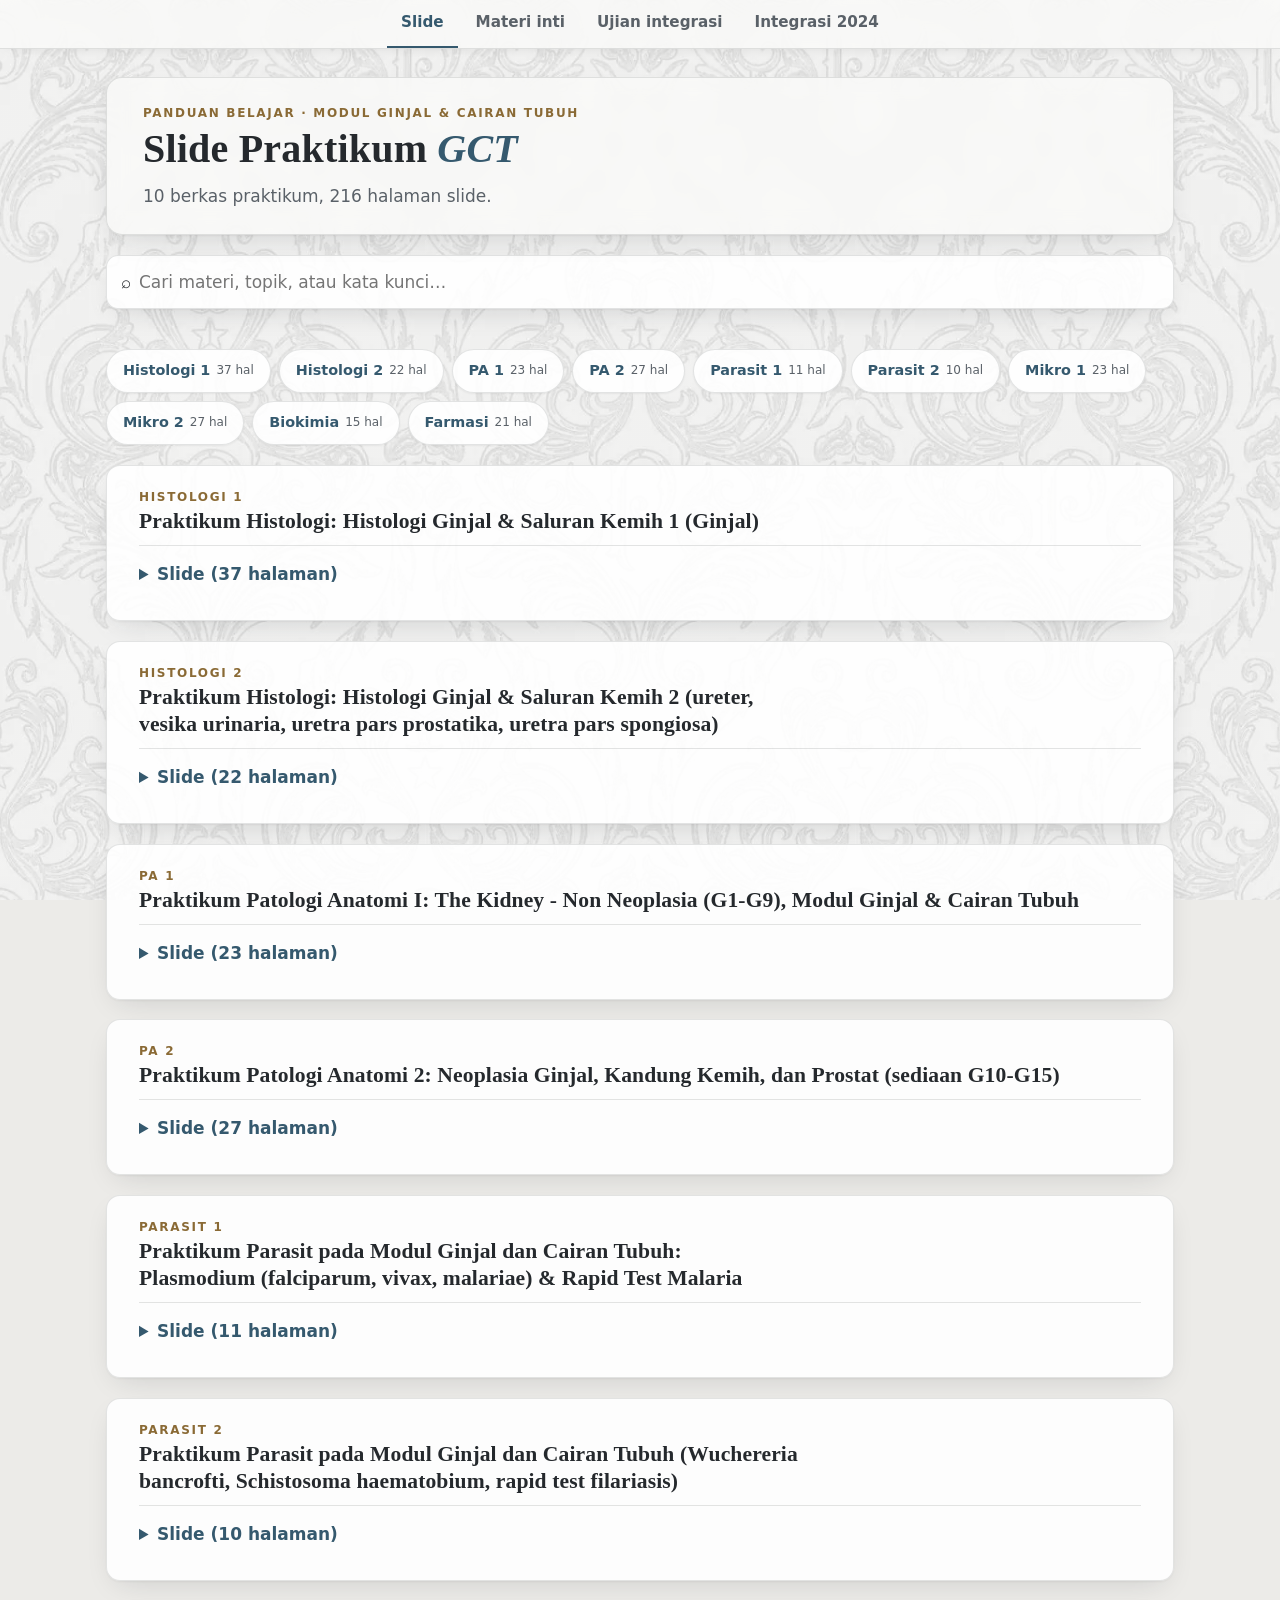
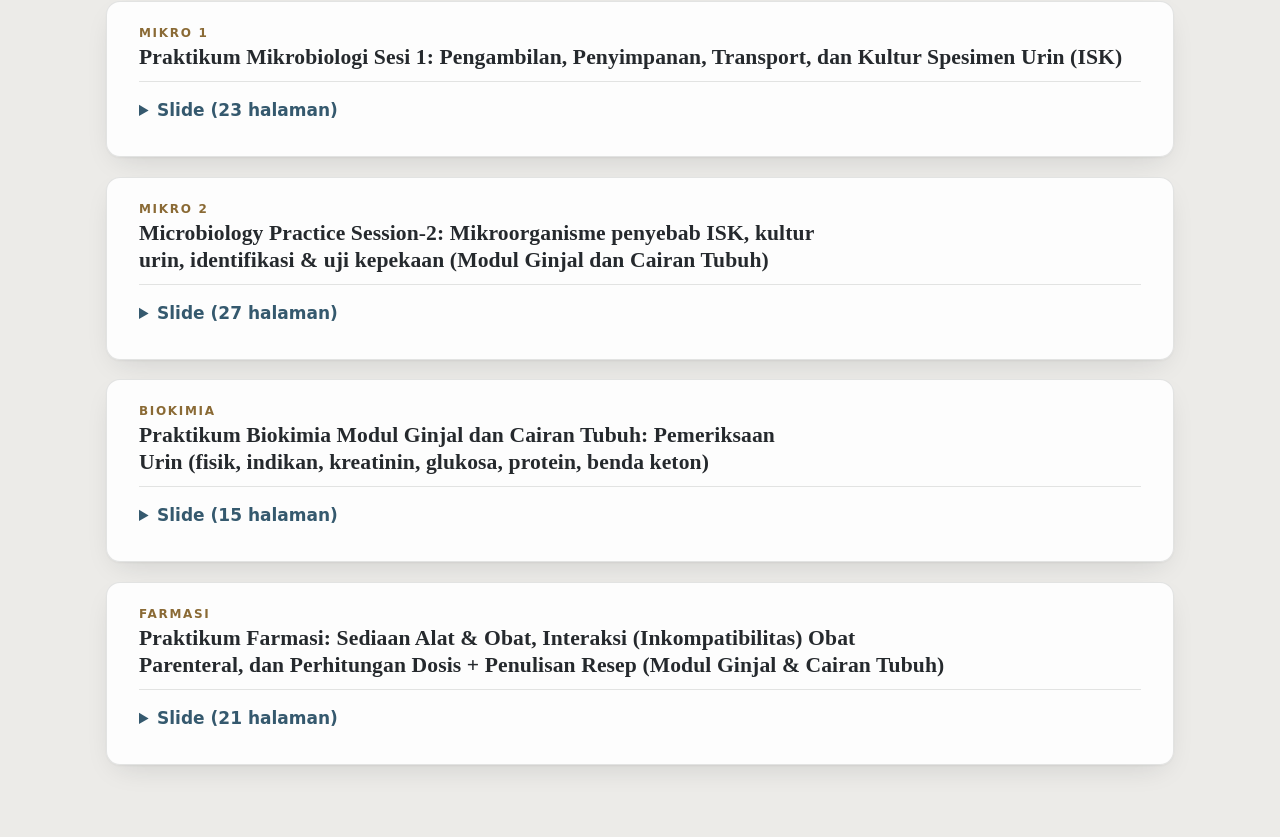
<file: index.html>
<!doctype html>
<html lang="id">
<head>
<meta charset="utf-8">
<meta name="viewport" content="width=device-width, initial-scale=1">
<meta name="theme-color" content="#1b1c1e" media="(prefers-color-scheme:dark)">
<meta name="theme-color" content="#ecebe8" media="(prefers-color-scheme:light)">
<meta name="description" content="Slide 10 praktikum Modul Ginjal dan Cairan Tubuh.">
<title>Slide Praktikum GCT — Ginjal &amp; Cairan Tubuh</title>
<link rel="stylesheet" href="style.css?v=8">
</head>
<body>
<a class="skip-link" href="#materi">Lewati ke materi</a>
<nav class="top" aria-label="Halaman"><a href="index.html" aria-current="page">Slide</a><a href="inti.html">Materi inti</a><a href="integrasi.html">Ujian integrasi</a><a href="integrasi-2024.html">Integrasi 2024</a></nav>
<main id="app" lang="id">
<header>
  <p class="eyebrow">Panduan belajar · Modul Ginjal &amp; Cairan Tubuh</p>
  <h1>Slide Praktikum <span>GCT</span></h1>
  <p class="lede" id="lede">Memuat rekap…</p>
</header>
<noscript><p class="pesan">Halaman ini membutuhkan JavaScript untuk menampilkan slide.</p></noscript>
</main>
<script src="data.js?v=7"></script>
<script src="app.js?v=8"></script>
<script src="enhance.js?v=2"></script>
<script src="offline.js"></script>
</body>
</html>
</file>
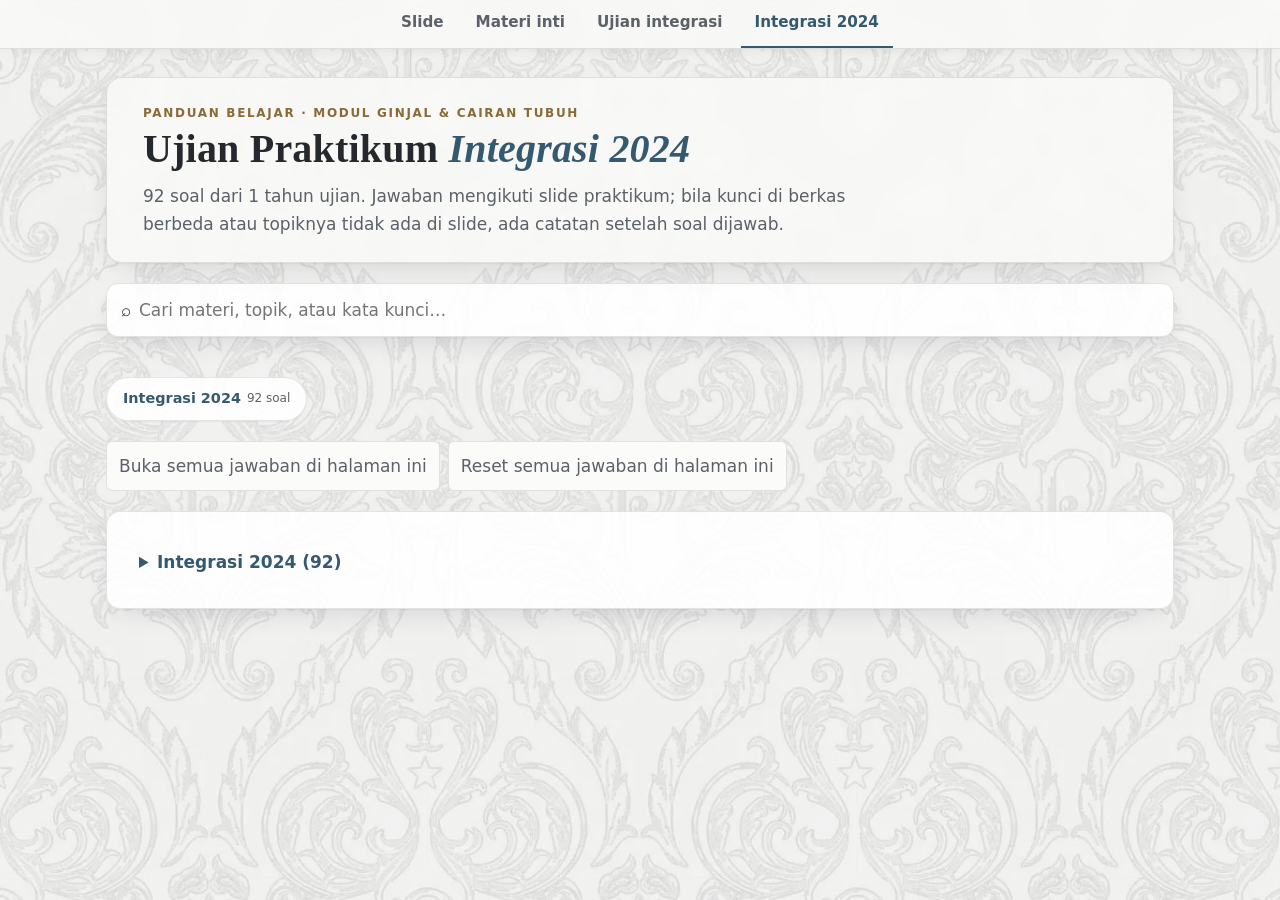
<file: integrasi-2024.html>
<!doctype html>
<html lang="id">
<head>
<meta charset="utf-8">
<meta name="viewport" content="width=device-width, initial-scale=1">
<meta name="theme-color" content="#1b1c1e" media="(prefers-color-scheme:dark)">
<meta name="theme-color" content="#ecebe8" media="(prefers-color-scheme:light)">
<meta name="description" content="Soal Ujian Praktikum Integrasi Modul Ginjal dan Cairan Tubuh 2024, interaktif.">
<title>Ujian Praktikum Integrasi 2024 GCT — Ginjal &amp; Cairan Tubuh</title>
<link rel="stylesheet" href="style.css?v=8">
</head>
<body>
<a class="skip-link" href="#materi">Lewati ke soal</a>
<nav class="top" aria-label="Halaman"><a href="index.html">Slide</a><a href="inti.html">Materi inti</a><a href="integrasi.html">Ujian integrasi</a><a href="integrasi-2024.html" aria-current="page">Integrasi 2024</a></nav>
<main id="app" lang="id">
<header>
  <p class="eyebrow">Panduan belajar · Modul Ginjal &amp; Cairan Tubuh</p>
  <h1>Ujian Praktikum <span>Integrasi 2024</span></h1>
  <p class="lede" id="lede">Memuat rekap…</p>
</header>
<noscript><p class="pesan">Halaman ini membutuhkan JavaScript untuk menampilkan soal.</p></noscript>
</main>
<script src="integ2024.js?v=4"></script>
<script src="app.js?v=8"></script>
<script src="enhance.js?v=2"></script>
<script src="offline.js"></script>
</body>
</html>
</file>
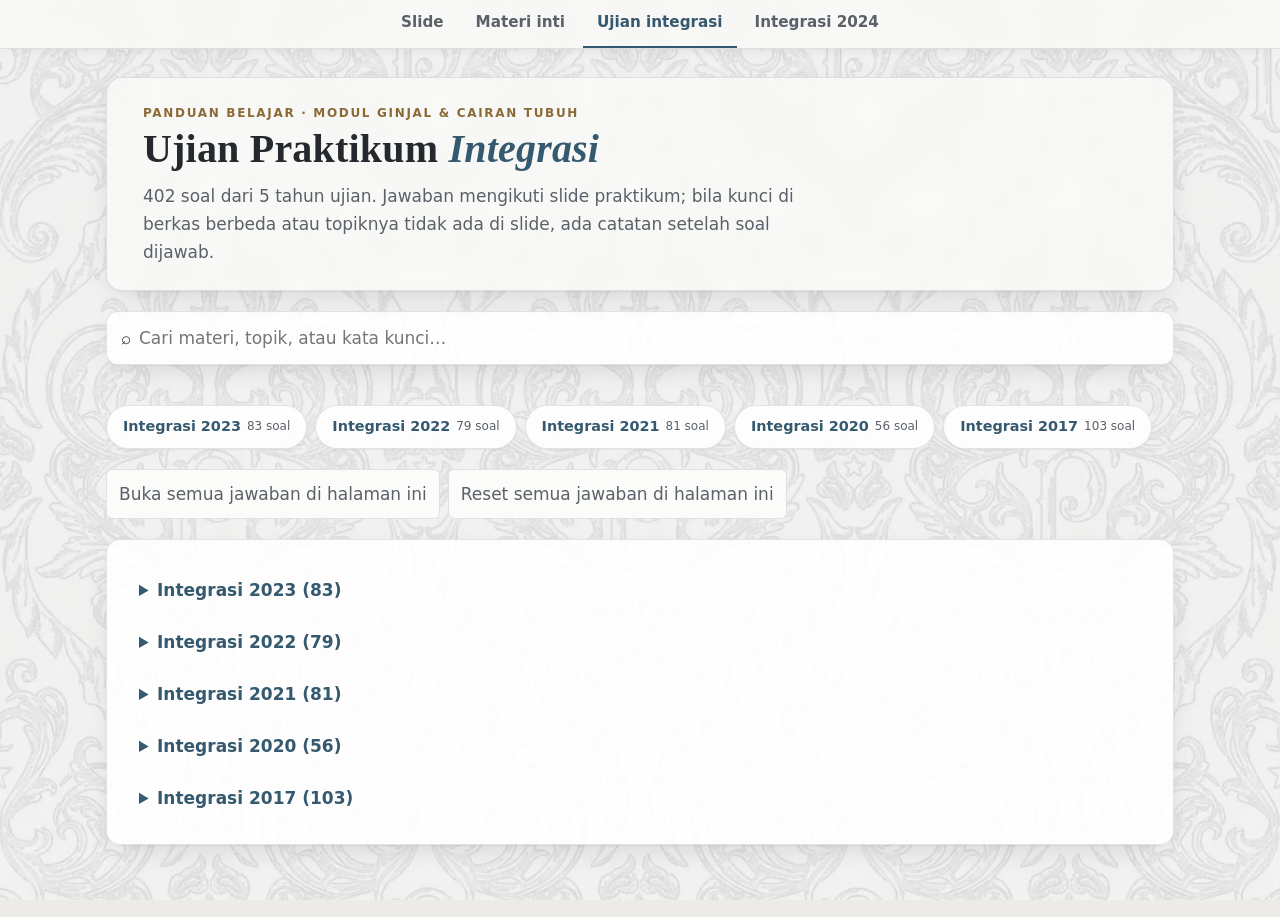
<file: integrasi.html>
<!doctype html>
<html lang="id">
<head>
<meta charset="utf-8">
<meta name="viewport" content="width=device-width, initial-scale=1">
<meta name="theme-color" content="#1b1c1e" media="(prefers-color-scheme:dark)">
<meta name="theme-color" content="#ecebe8" media="(prefers-color-scheme:light)">
<meta name="description" content="Soal Ujian Praktikum Integrasi Modul Ginjal dan Cairan Tubuh 2017-2023, interaktif.">
<title>Ujian Praktikum Integrasi GCT — Ginjal &amp; Cairan Tubuh</title>
<link rel="stylesheet" href="style.css?v=8">
</head>
<body>
<a class="skip-link" href="#materi">Lewati ke soal</a>
<nav class="top" aria-label="Halaman"><a href="index.html">Slide</a><a href="inti.html">Materi inti</a><a href="integrasi.html" aria-current="page">Ujian integrasi</a><a href="integrasi-2024.html">Integrasi 2024</a></nav>
<main id="app" lang="id">
<header>
  <p class="eyebrow">Panduan belajar · Modul Ginjal &amp; Cairan Tubuh</p>
  <h1>Ujian Praktikum <span>Integrasi</span></h1>
  <p class="lede" id="lede">Memuat rekap…</p>
</header>
<noscript><p class="pesan">Halaman ini membutuhkan JavaScript untuk menampilkan soal.</p></noscript>
</main>
<script src="integ.js?v=7"></script>
<script src="app.js?v=8"></script>
<script src="enhance.js?v=2"></script>
<script src="offline.js"></script>
</body>
</html>
</file>
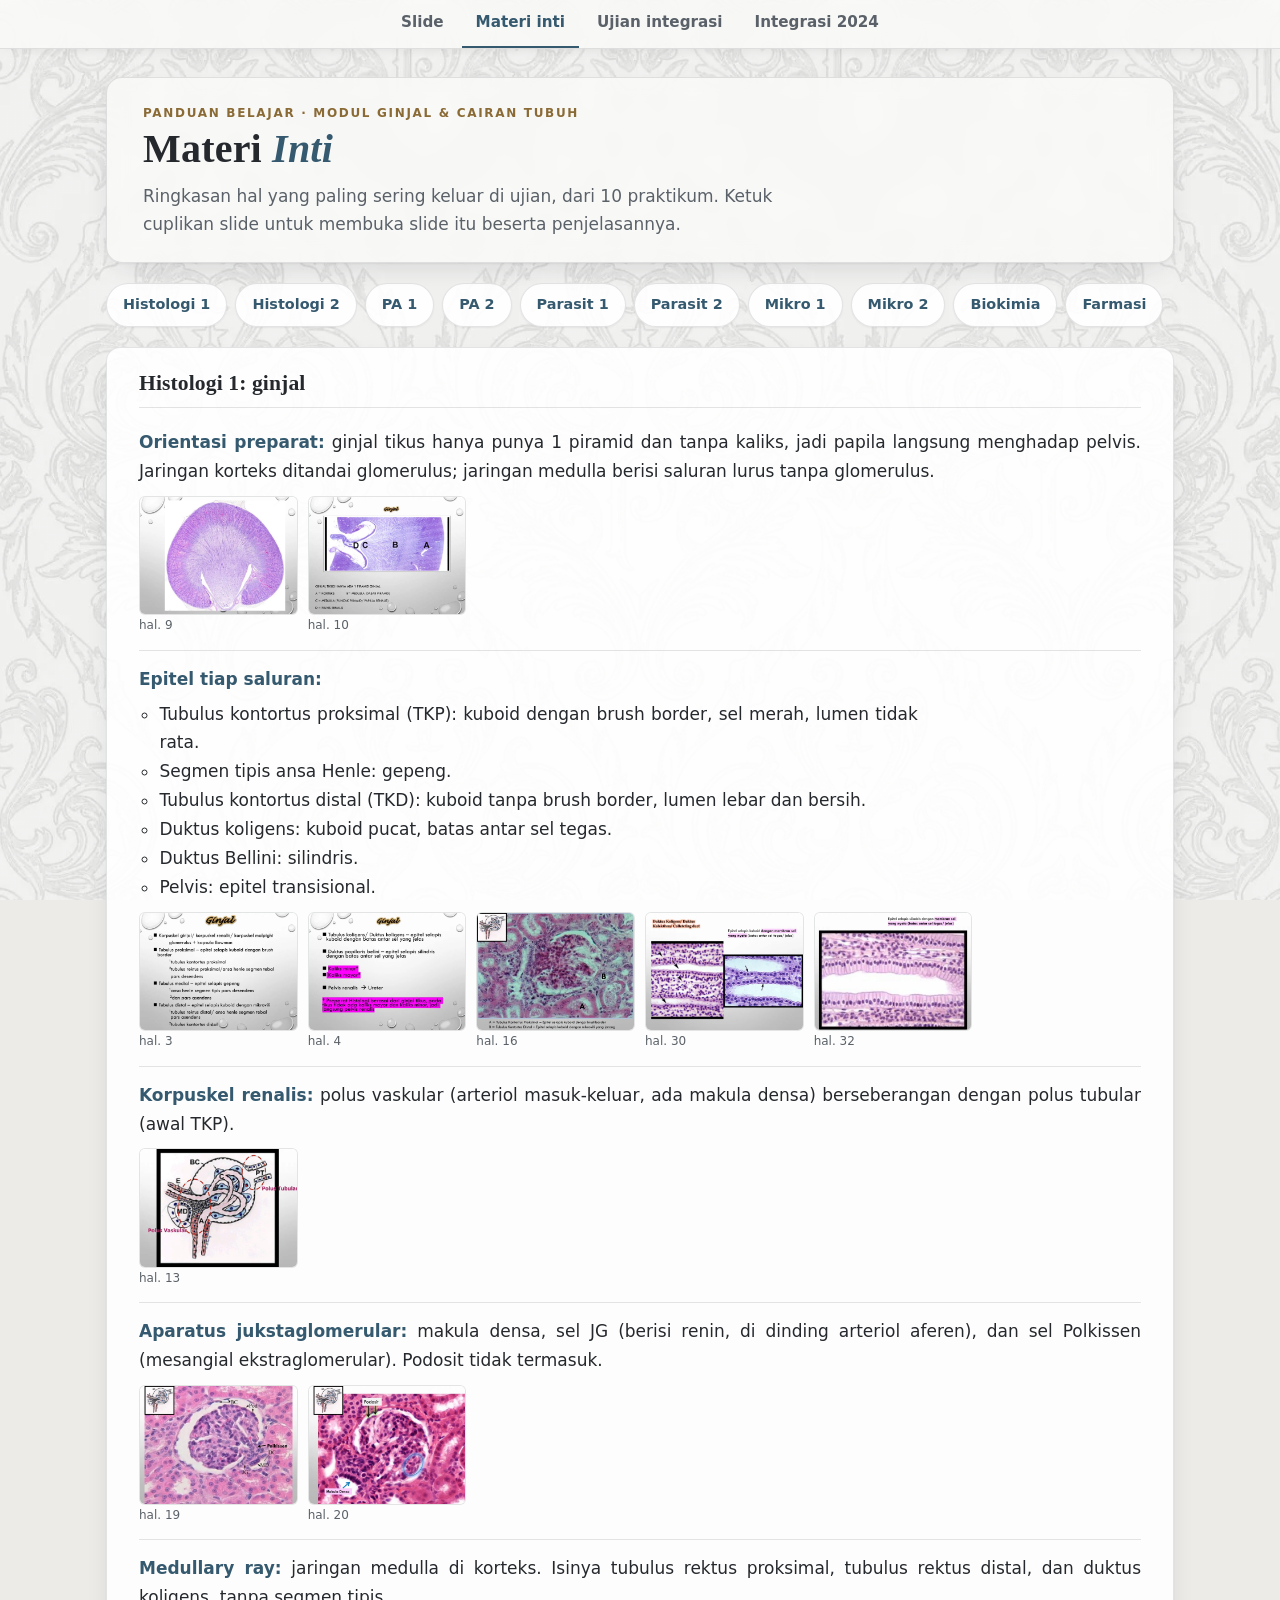
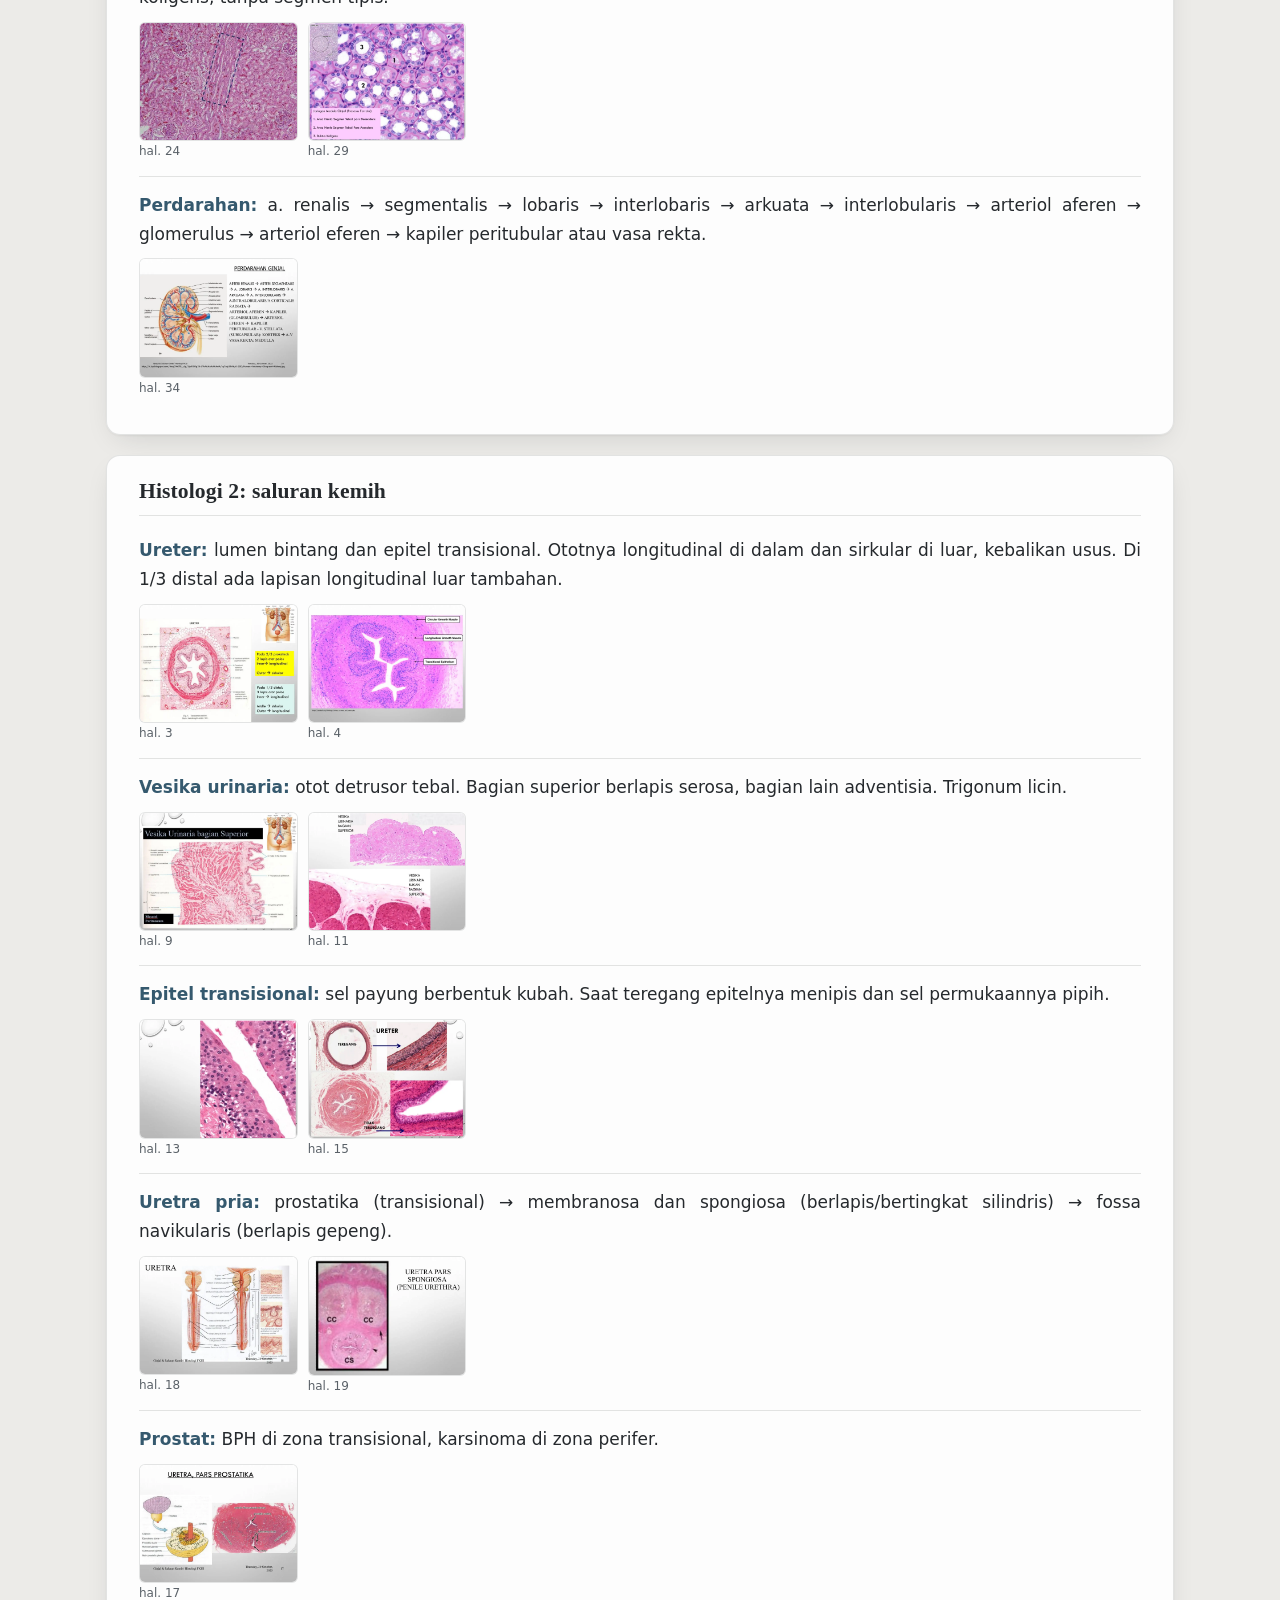
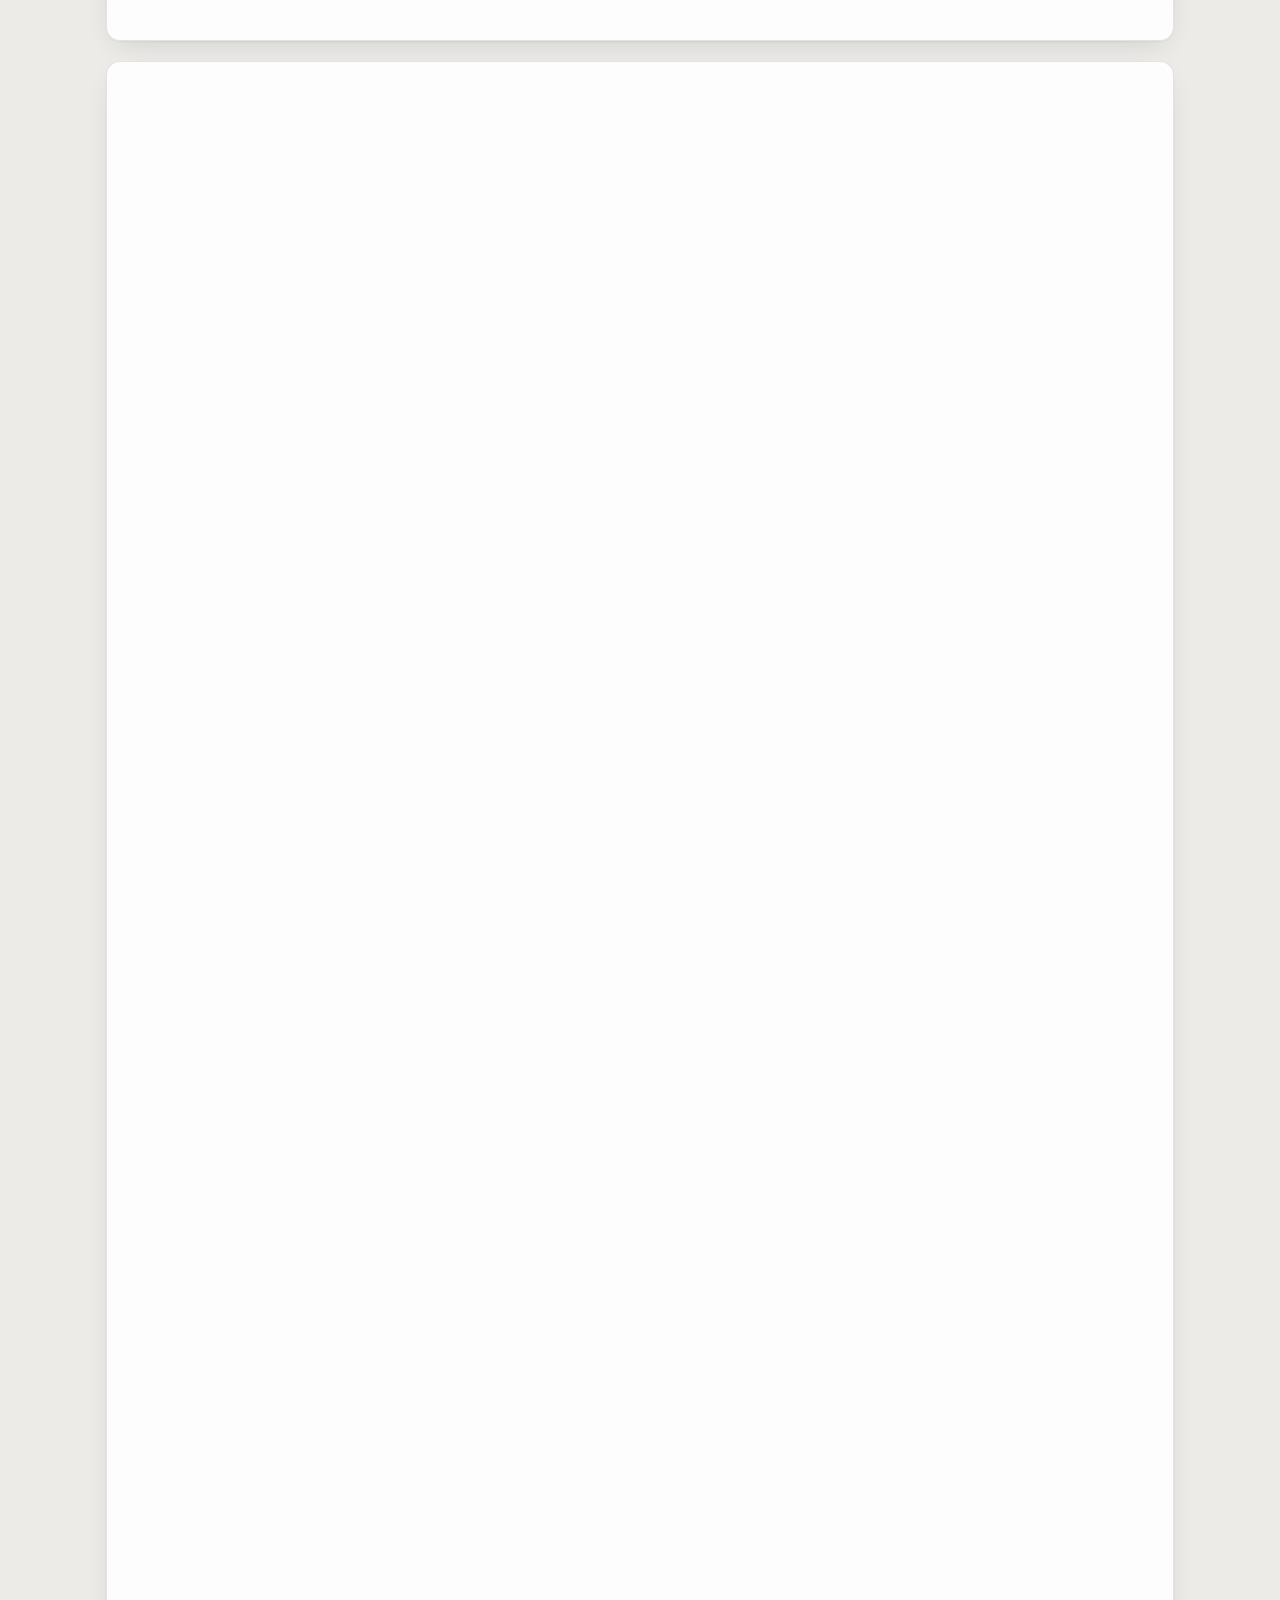
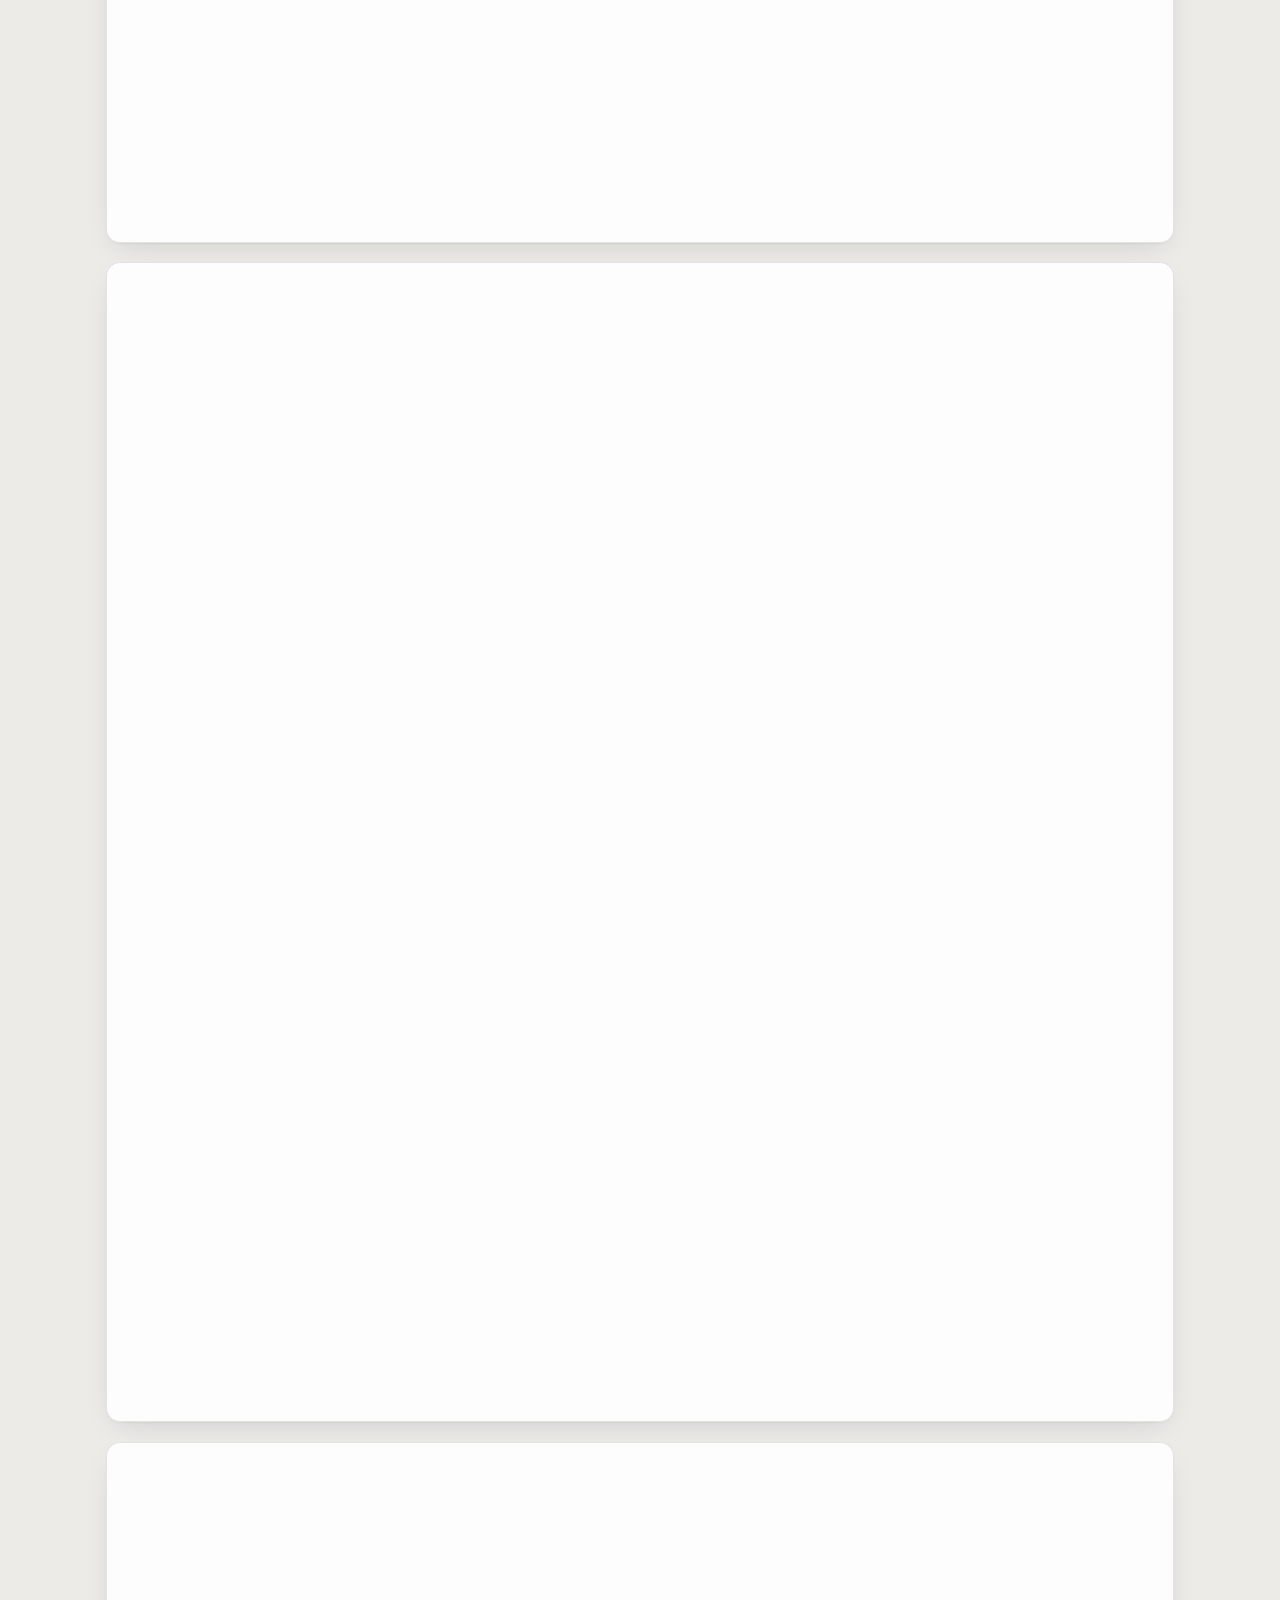
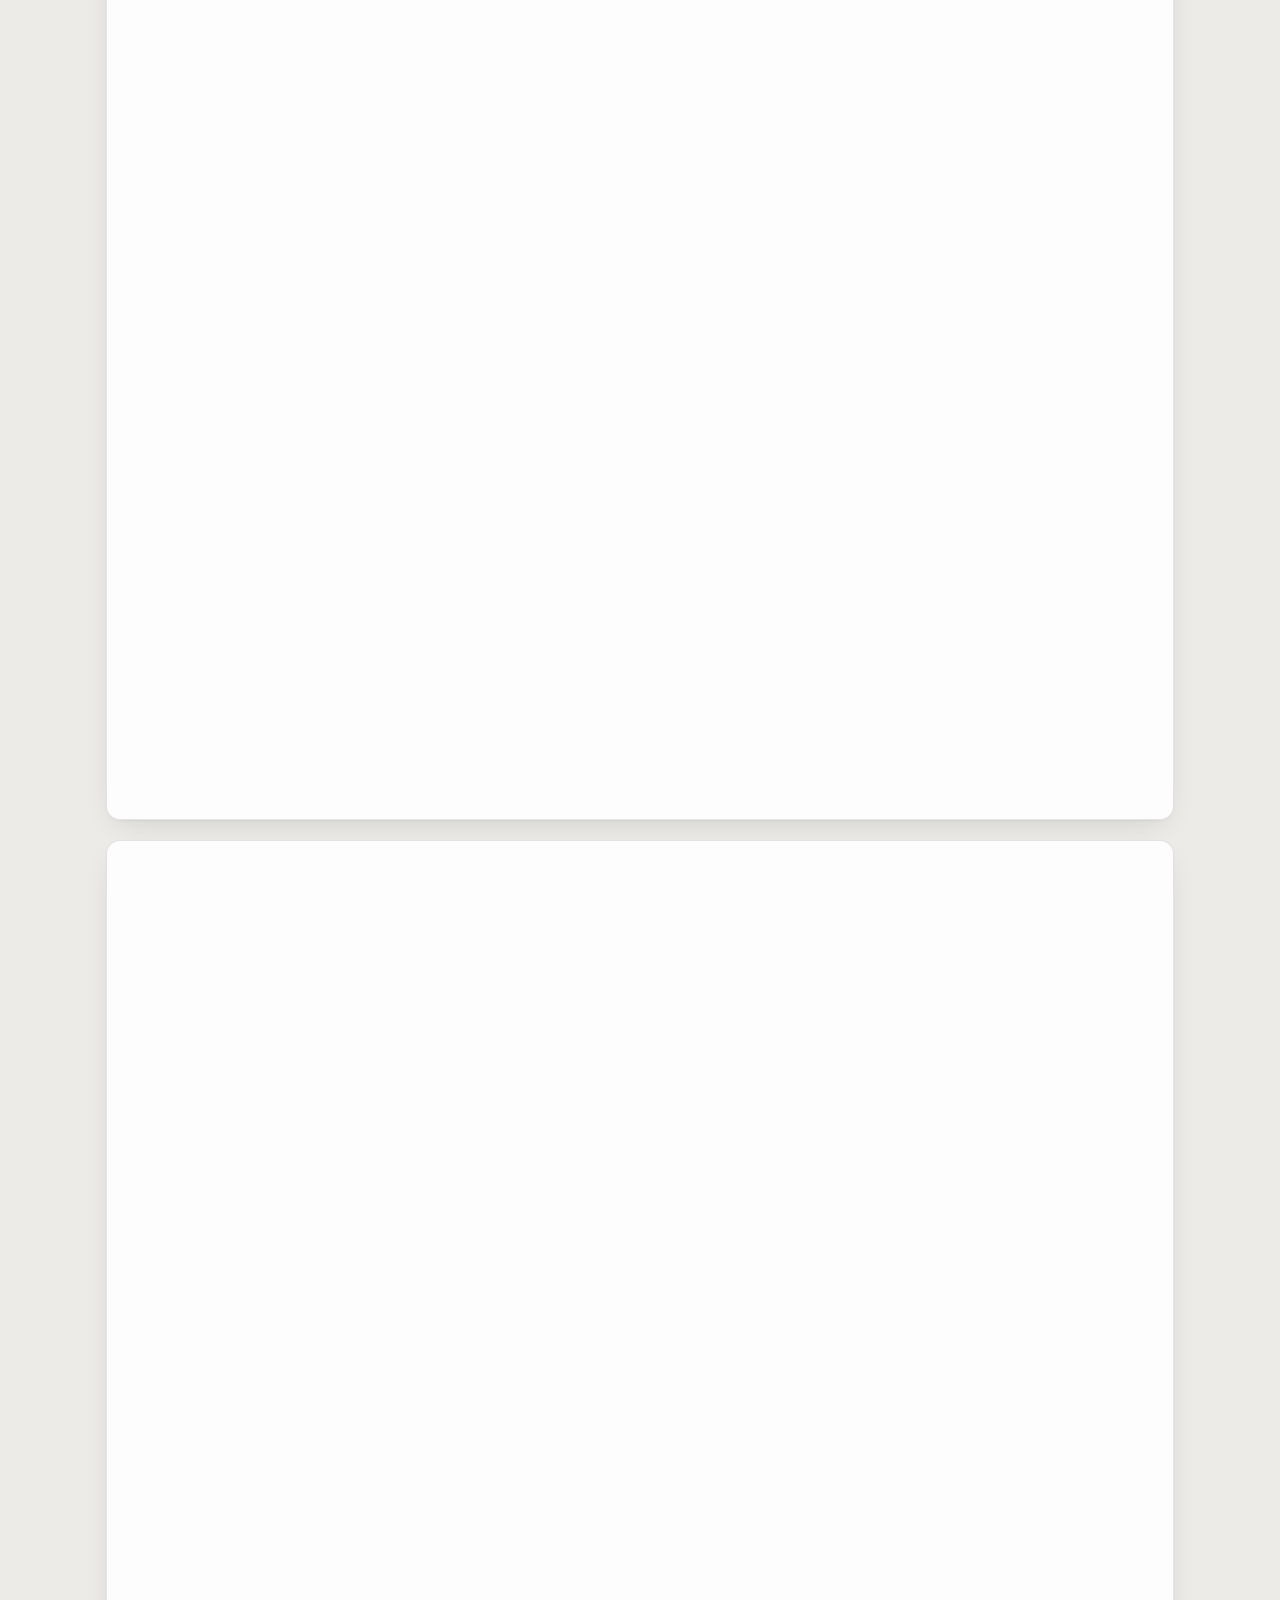
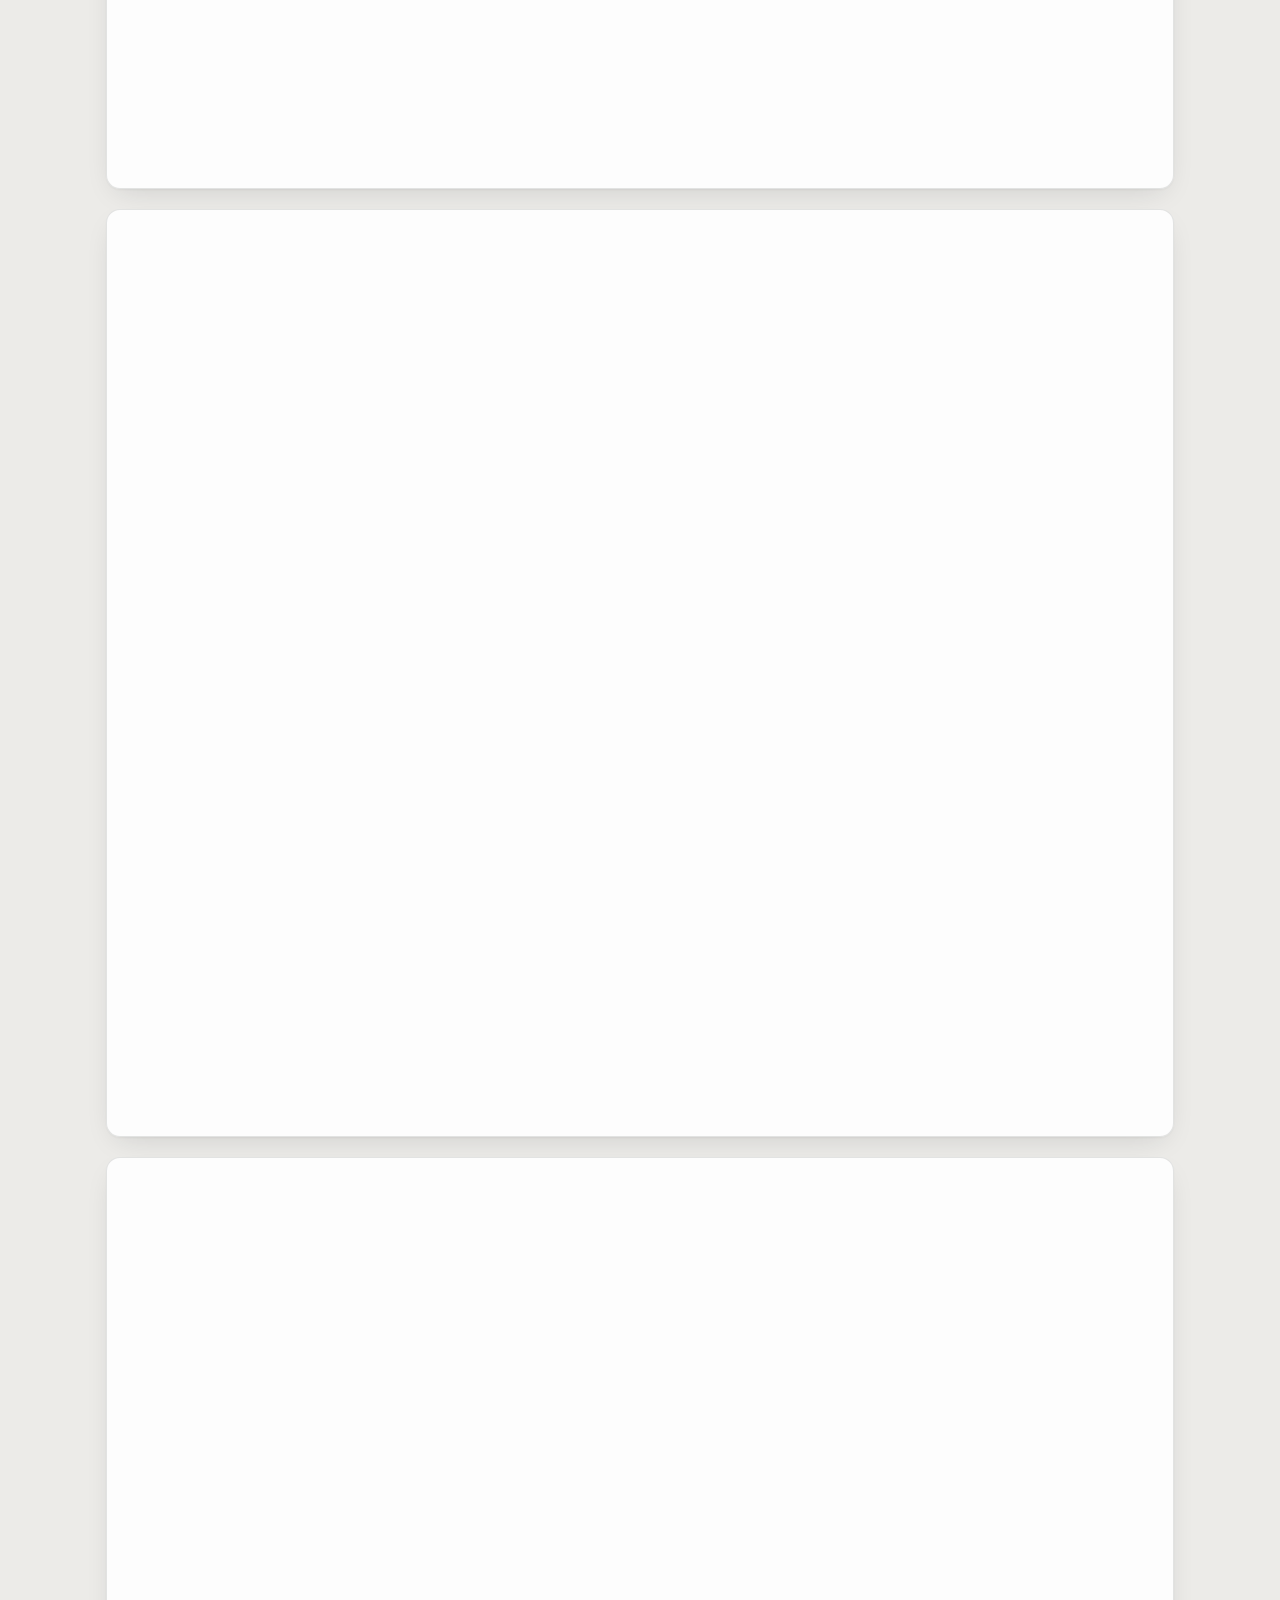
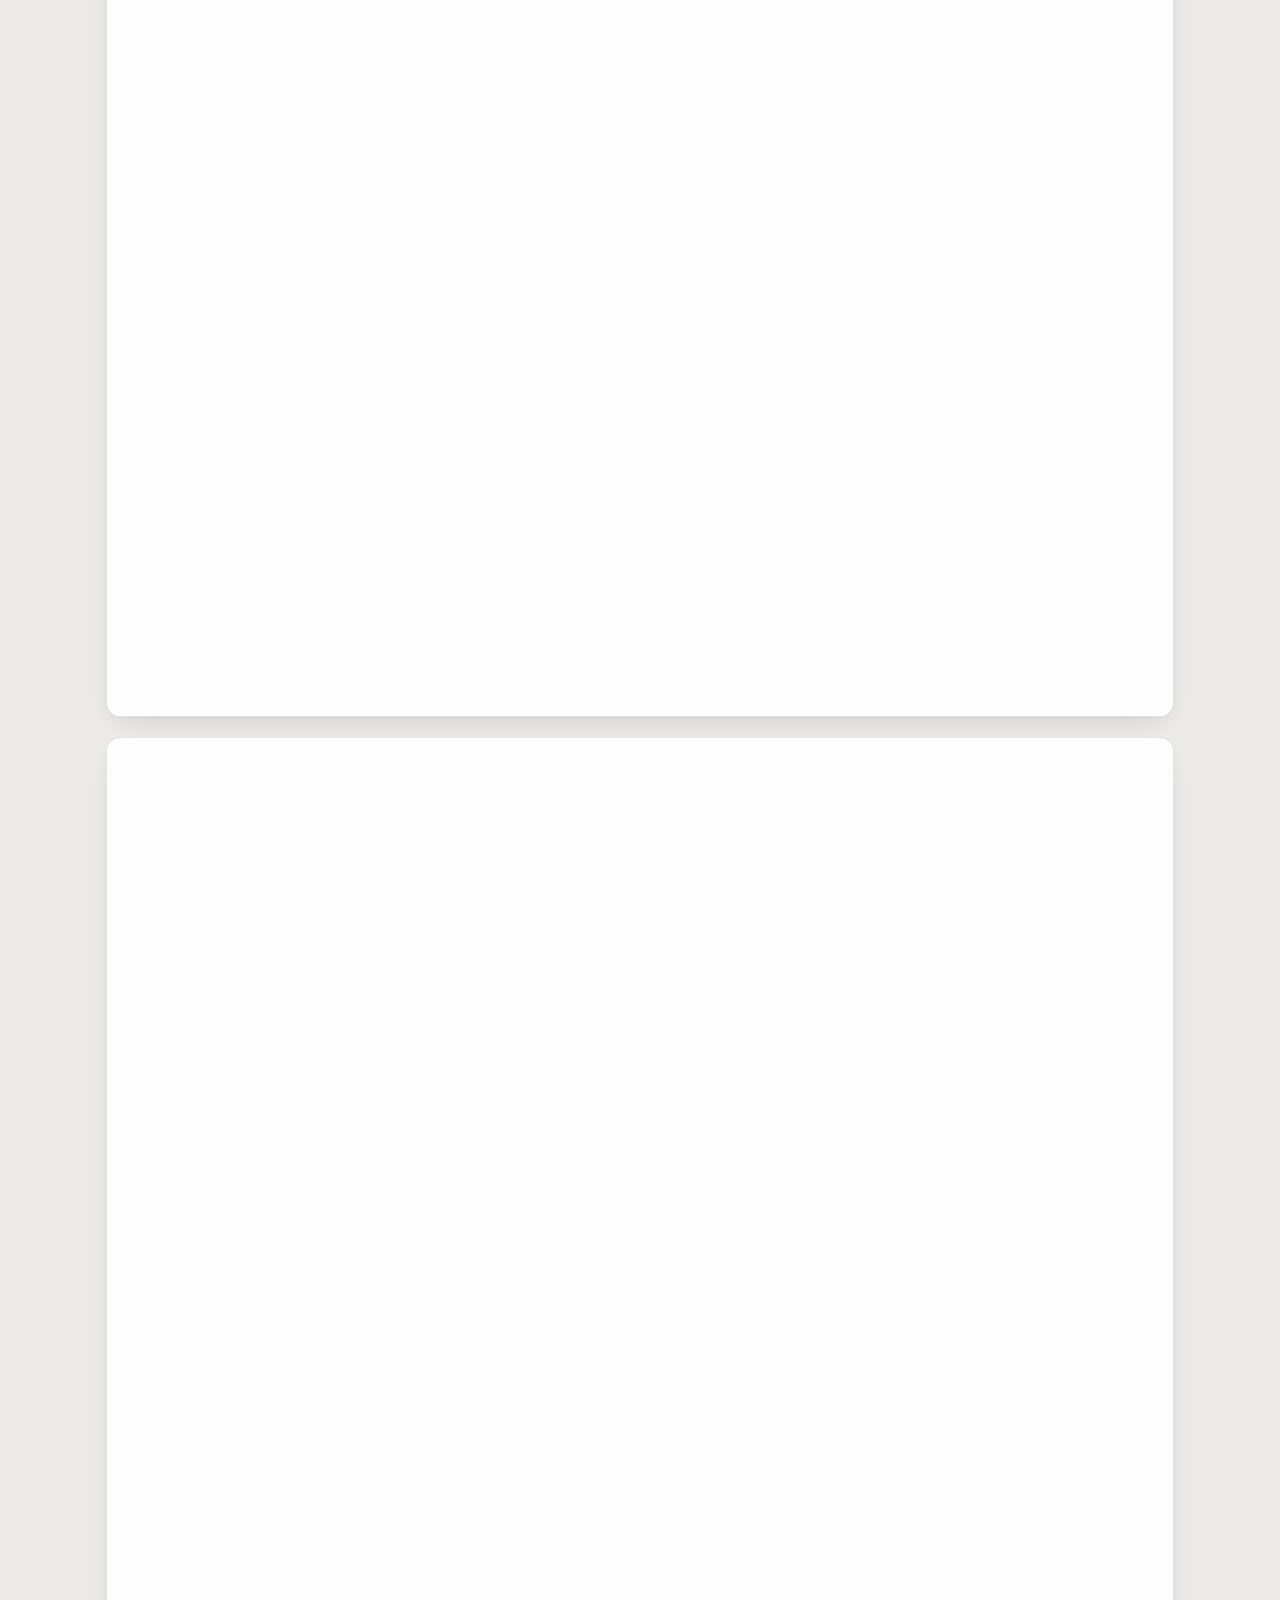
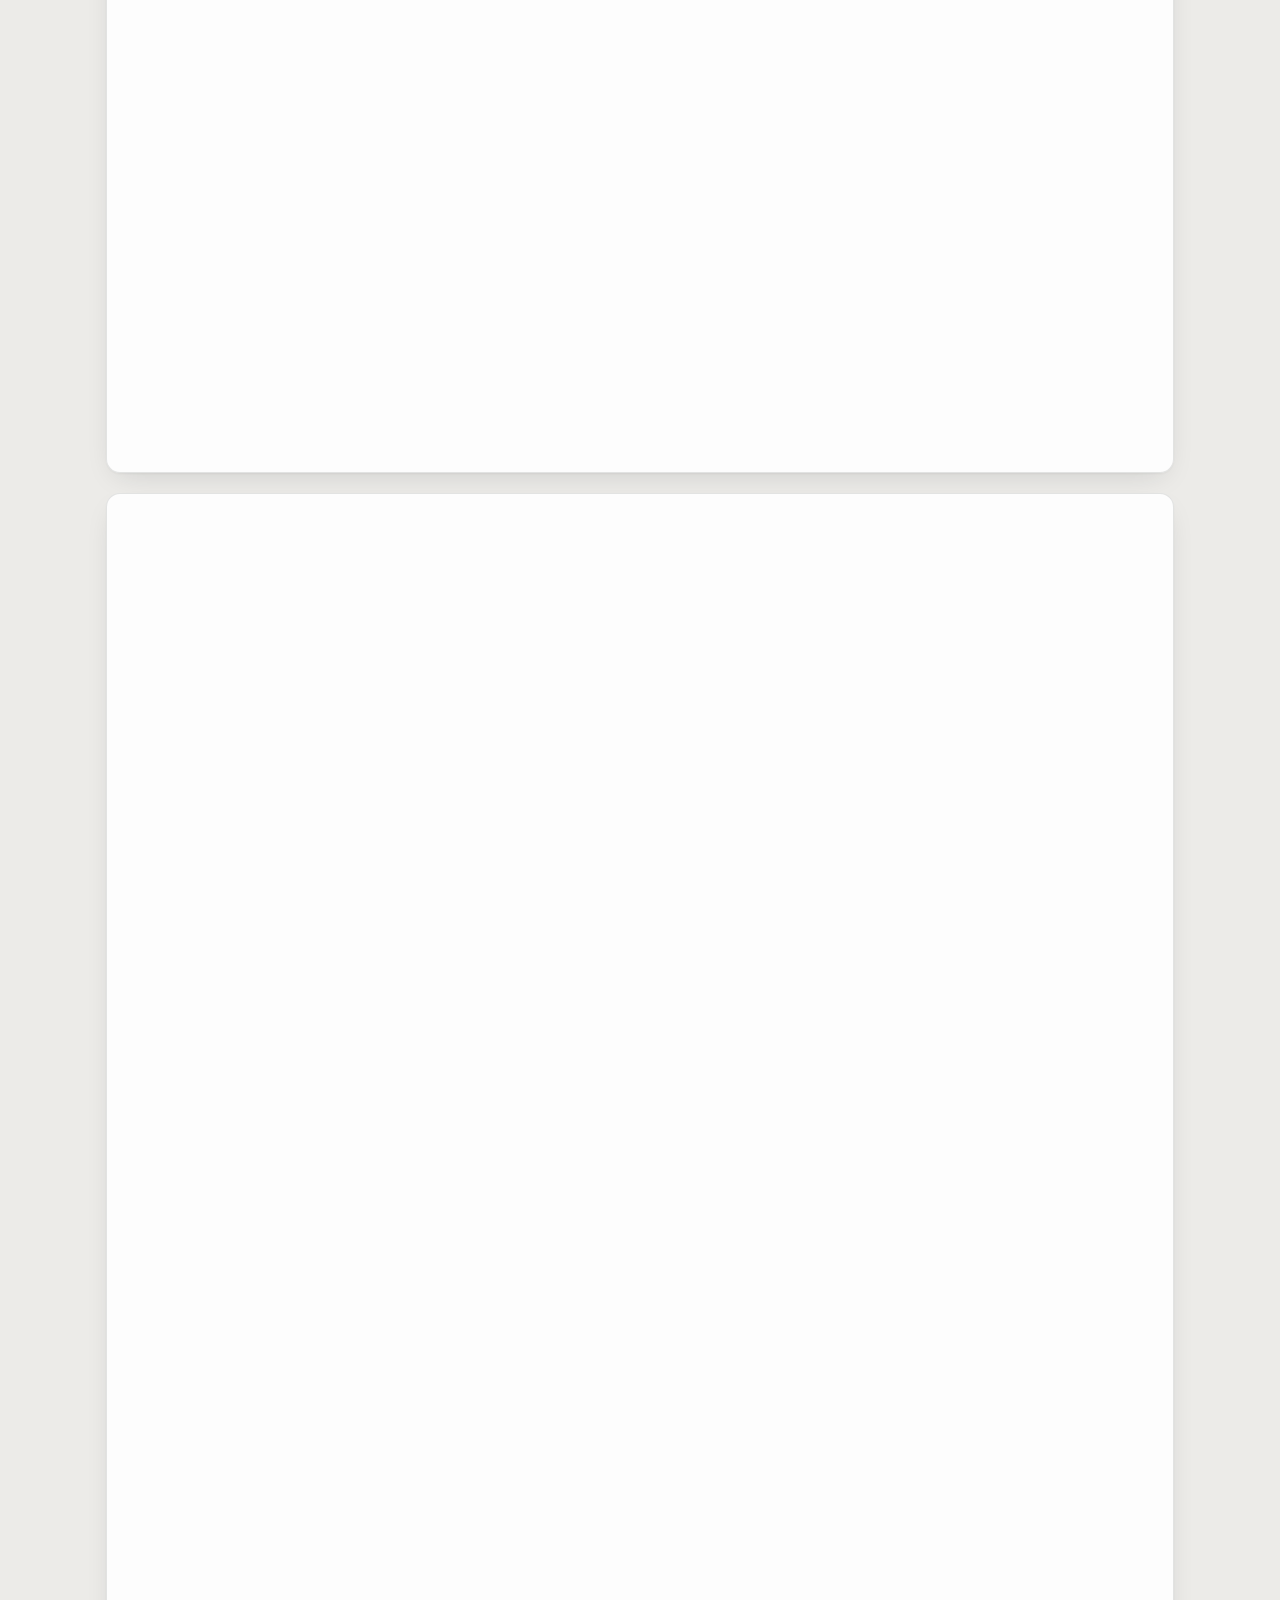
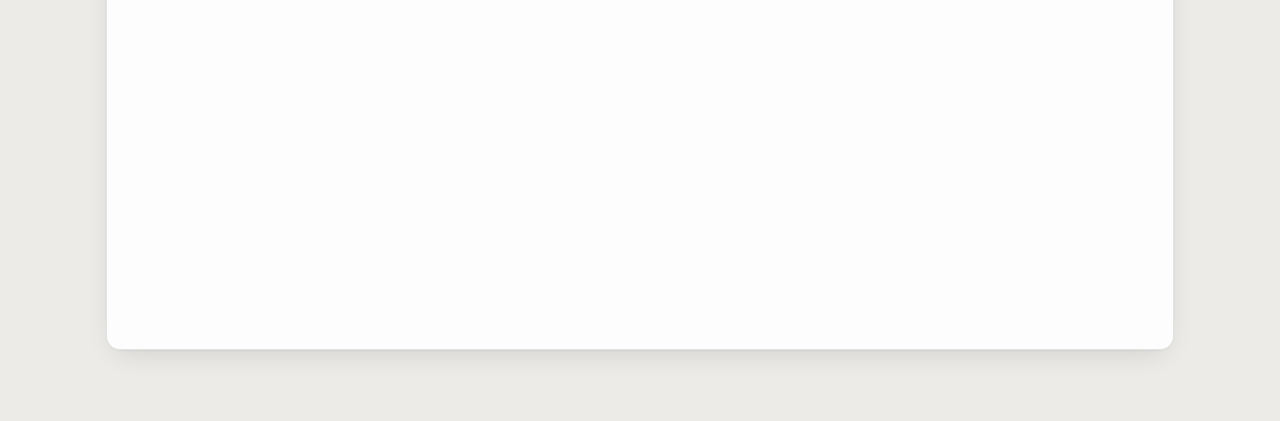
<file: inti.html>
<!doctype html>
<html lang="id">
<head>
<meta charset="utf-8">
<meta name="viewport" content="width=device-width, initial-scale=1">
<meta name="theme-color" content="#1b1c1e" media="(prefers-color-scheme:dark)">
<meta name="theme-color" content="#ecebe8" media="(prefers-color-scheme:light)">
<meta name="description" content="Ringkasan materi inti 10 praktikum Modul Ginjal dan Cairan Tubuh.">
<title>Materi Inti Praktikum GCT — Ginjal &amp; Cairan Tubuh</title>
<link rel="stylesheet" href="style.css?v=8">
</head>
<body>
<nav class="top" aria-label="Halaman"><a href="index.html">Slide</a><a href="inti.html" aria-current="page">Materi inti</a><a href="integrasi.html">Ujian integrasi</a><a href="integrasi-2024.html">Integrasi 2024</a></nav>
<main>
<header>
  <p class="eyebrow">Panduan belajar · Modul Ginjal &amp; Cairan Tubuh</p>
  <h1>Materi <span>Inti</span></h1>
  <p class="lede">Ringkasan hal yang paling sering keluar di ujian, dari 10 praktikum. Ketuk cuplikan slide untuk membuka slide itu beserta penjelasannya.</p>
</header>

<nav aria-label="Modul">
  <a href="#histologi_1">Histologi 1</a><a href="#histologi_2">Histologi 2</a><a href="#pa_1">PA 1</a><a href="#pa_2">PA 2</a><a href="#parasit_1">Parasit 1</a>
  <a href="#parasit_2">Parasit 2</a><a href="#mikro_1">Mikro 1</a><a href="#mikro_2">Mikro 2</a><a href="#biokimia">Biokimia</a><a href="#farmasi">Farmasi</a>
</nav>

<section id="histologi_1" class="inti">
  <h2><a href="index.html#histologi_1">Histologi 1: ginjal</a></h2>
  <ul>
    <li><b>Orientasi preparat:</b> ginjal tikus hanya punya 1 piramid dan tanpa kaliks, jadi papila langsung menghadap pelvis. Jaringan korteks ditandai glomerulus; jaringan medulla berisi saluran lurus tanpa glomerulus.
      <div class="slides"><a href="index.html#histologi_1-9"><img src="img/histologi_1-09.webp" width="1100" height="825" loading="lazy" alt="Potongan utuh ginjal tikus pembesaran lemah: korteks gelap bergranul di tepi, satu piramid medulla pucat, papila menjorok ke pelvis.">hal. 9</a><a href="index.html#histologi_1-10"><img src="img/histologi_1-10.webp" width="1100" height="825" loading="lazy" alt="Ginjal tikus (1 piramid): A = korteks, B = medulla dasar piramid, C = medulla puncak piramid/papilla renalis, D = pelvis renalis.">hal. 10</a></div></li>
    <li><b>Epitel tiap saluran:</b>
      <ul>
        <li>Tubulus kontortus proksimal (TKP): kuboid dengan brush border, sel merah, lumen tidak rata.</li>
        <li>Segmen tipis ansa Henle: gepeng.</li>
        <li>Tubulus kontortus distal (TKD): kuboid tanpa brush border, lumen lebar dan bersih.</li>
        <li>Duktus koligens: kuboid pucat, batas antar sel tegas.</li>
        <li>Duktus Bellini: silindris.</li>
        <li>Pelvis: epitel transisional.</li>
      </ul>
      <div class="slides"><a href="index.html#histologi_1-3"><img src="img/histologi_1-03.webp" width="1100" height="825" loading="lazy" alt="Daftar struktur ginjal: korpuskel renalis (glomerulus + kapsula Bowman), tubulus proksimal (kuboid + brush border), tubulus medial/segmen tipis (selapis gepeng), tubulus distal (kuboid).">hal. 3</a><a href="index.html#histologi_1-4"><img src="img/histologi_1-04.webp" width="1100" height="825" loading="lazy" alt="Lanjutan: duktus koligens (selapis kuboid, batas sel jelas), duktus papilaris Bellini (selapis silindris), kaliks, pelvis renalis → ureter; preparat ginjal tikus tanpa kaliks.">hal. 4</a><a href="index.html#histologi_1-16"><img src="img/histologi_1-16.webp" width="1100" height="825" loading="lazy" alt="Korpuskel dan tubulus: A = tubulus kontortus proksimal (kuboid + brush border), B = tubulus kontortus distal (kuboid, mikrovili jarang).">hal. 16</a><a href="index.html#histologi_1-30"><img src="img/histologi_1-30.webp" width="1100" height="825" loading="lazy" alt="Duktus koligens/duktus kolektivus potongan memanjang: epitel selapis kuboid dengan membran sel nyata (batas antar sel tegas).">hal. 30</a><a href="index.html#histologi_1-32"><img src="img/histologi_1-32.webp" width="1100" height="825" loading="lazy" alt="Duktus papilaris Bellini pembesaran kuat: epitel selapis silindris dengan membran sel nyata.">hal. 32</a></div></li>
    <li><b>Korpuskel renalis:</b> polus vaskular (arteriol masuk-keluar, ada makula densa) berseberangan dengan polus tubular (awal TKP).
      <div class="slides"><a href="index.html#histologi_1-13"><img src="img/histologi_1-13.webp" width="1100" height="825" loading="lazy" alt="Skema korpuskel renalis: polus vaskular (arteriol A/E, makula densa MD) dan polus tubular (awal tubulus proksimal PT), kapsula Bowman BC, kapiler C.">hal. 13</a></div></li>
    <li><b>Aparatus jukstaglomerular:</b> makula densa, sel JG (berisi renin, di dinding arteriol aferen), dan sel Polkissen (mesangial ekstraglomerular). Podosit tidak termasuk.
      <div class="slides"><a href="index.html#histologi_1-19"><img src="img/histologi_1-19.webp" width="1100" height="825" loading="lazy" alt="Korpuskel renalis: BC = kapsula Bowman, Pod = podosit, Polkissen, MD = makula densa, DC = tubulus distal, JG = sel jukstaglomerular.">hal. 19</a><a href="index.html#histologi_1-20"><img src="img/histologi_1-20.webp" width="1100" height="825" loading="lazy" alt="Korpuskel renalis: podosit (panah hitam) dan makula densa (deretan inti rapat pada dinding tubulus distal di polus vaskular).">hal. 20</a></div></li>
    <li><b>Medullary ray:</b> jaringan medulla di korteks. Isinya tubulus rektus proksimal, tubulus rektus distal, dan duktus koligens, tanpa segmen tipis.
      <div class="slides"><a href="index.html#histologi_1-24"><img src="img/histologi_1-24.webp" width="1100" height="825" loading="lazy" alt="Korteks HE: kotak putus-putus menandai medullary ray (berkas tubulus lurus sejajar) di antara labirin korteks dan glomeruli.">hal. 24</a><a href="index.html#histologi_1-29"><img src="img/histologi_1-29.webp" width="1100" height="825" loading="lazy" alt="Medullary ray potongan melintang: 1 = segmen tebal pars desendens (sitoplasma merah, brush border), 2 = segmen tebal pars asendens, 3 = duktus koligens (sel pucat, batas sel jelas).">hal. 29</a></div></li>
    <li><b>Perdarahan:</b> a. renalis → segmentalis → lobaris → interlobaris → arkuata → interlobularis → arteriol aferen → glomerulus → arteriol eferen → kapiler peritubular atau vasa rekta.
      <div class="slides"><a href="index.html#histologi_1-34"><img src="img/histologi_1-34.webp" width="1100" height="825" loading="lazy" alt="Perdarahan ginjal: urutan a. renalis sampai arteriol aferen-glomerulus-arteriol eferen-kapiler peritubular/v. stellata (korteks) dan vasa rekta (medulla), dengan skema.">hal. 34</a></div></li>
  </ul>
</section>

<section id="histologi_2" class="inti">
  <h2><a href="index.html#histologi_2">Histologi 2: saluran kemih</a></h2>
  <ul>
    <li><b>Ureter:</b> lumen bintang dan epitel transisional. Ototnya longitudinal di dalam dan sirkular di luar, kebalikan usus. Di 1/3 distal ada lapisan longitudinal luar tambahan.
      <div class="slides"><a href="index.html#histologi_2-3"><img src="img/histologi_2-03.webp" width="1100" height="825" loading="lazy" alt="Ureter potongan melintang HE 50x berlabel (lemak, otot sirkular, otot longitudinal, lumen, lamina propria, adventisia, epitel transisional) + susunan otot 2/3 proksimal dan 1/3 distal.">hal. 3</a><a href="index.html#histologi_2-4"><img src="img/histologi_2-04.webp" width="1100" height="825" loading="lazy" alt="Mikrograf ureter HE: epitel transisional, otot polos longitudinal (dalam), otot polos sirkular (luar); kenali lumen bintang.">hal. 4</a></div></li>
    <li><b>Vesika urinaria:</b> otot detrusor tebal. Bagian superior berlapis serosa, bagian lain adventisia. Trigonum licin.
      <div class="slides"><a href="index.html#histologi_2-9"><img src="img/histologi_2-09.webp" width="1100" height="825" loading="lazy" alt="Vesika urinaria bagian superior berlabel: berkas otot polos, jaringan ikat interstisial, kapiler, mesotel peritoneum, lipatan mukosa, epitel transisional, lamina propria.">hal. 9</a><a href="index.html#histologi_2-11"><img src="img/histologi_2-11.webp" width="1100" height="825" loading="lazy" alt="Perbandingan lapisan terluar vesika urinaria: bagian superior (bermesotel/serosa) vs bukan bagian superior (jaringan ikat tanpa mesotel, di luar berkas otot polos).">hal. 11</a></div></li>
    <li><b>Epitel transisional:</b> sel payung berbentuk kubah. Saat teregang epitelnya menipis dan sel permukaannya pipih.
      <div class="slides"><a href="index.html#histologi_2-13"><img src="img/histologi_2-13.webp" width="1100" height="825" loading="lazy" alt="Epitel transisional pembesaran kuat HE: sel superfisial besar (sel payung) dan lapisan sel di bawahnya.">hal. 13</a><a href="index.html#histologi_2-15"><img src="img/histologi_2-15.webp" width="1100" height="825" loading="lazy" alt="Ureter teregang (lumen bulat, epitel tipis) vs tidak teregang (lumen bintang, epitel tebal), masing-masing dengan pembesaran kuat.">hal. 15</a></div></li>
    <li><b>Uretra pria:</b> prostatika (transisional) → membranosa dan spongiosa (berlapis/bertingkat silindris) → fossa navikularis (berlapis gepeng).
      <div class="slides"><a href="index.html#histologi_2-18"><img src="img/histologi_2-18.webp" width="1100" height="825" loading="lazy" alt="Skema uretra pria (Netter): bagian-bagian uretra, struktur terkait, dan tiga jenis epitel menurut segmen.">hal. 18</a><a href="index.html#histologi_2-19"><img src="img/histologi_2-19.webp" width="1100" height="825" loading="lazy" alt="Uretra pars spongiosa (penile urethra): potongan melintang penis, CC = corpus cavernosum, CS = corpus spongiosum berisi uretra.">hal. 19</a></div></li>
    <li><b>Prostat:</b> BPH di zona transisional, karsinoma di zona perifer.
      <div class="slides"><a href="index.html#histologi_2-17"><img src="img/histologi_2-17.webp" width="1100" height="825" loading="lazy" alt="Uretra pars prostatika: skema prostat (kapsul, duktus ejakulatorius, kelenjar mukosa/submukosa/utama) dan potongan HE (uretra prostatika, duktus ejakulatorius, utrikulus, zona perifer).">hal. 17</a></div></li>
  </ul>
</section>

<section id="pa_1" class="inti">
  <h2><a href="index.html#pa_1">PA 1: penyakit ginjal non-neoplasma (G1-G9)</a></h2>
  <ul>
    <li><b>G1 horseshoe kidney:</b> fusi kutub bawah.
      <div class="slides"><a href="index.html#pa_1-4"><img src="img/pa_1-04.webp" width="1100" height="619" loading="lazy" alt="G1 horseshoe kidney, makroskopik dalam toples: dua ginjal menyatu di kutub bawah membentuk huruf U; kelainan kongenital.">hal. 4</a></div></li>
    <li><b>G2 ginjal polikistik:</b> tipe dominan (PKD1/PKD2) pada dewasa, tipe resesif (PKHD1) pada anak.
      <div class="slides"><a href="index.html#pa_1-7"><img src="img/pa_1-07.webp" width="1100" height="619" loading="lazy" alt="G2 polycystic kidney disease, makroskopik: penampang ginjal membesar penuh kista berbagai ukuran; teks tipe AD (PKD1/PKD2) dan AR (PKHD1).">hal. 7</a></div></li>
    <li><b>G3 minimal change disease:</b> glomerulus normal di mikroskop cahaya, podosit menyatu di mikroskop elektron. Penyebab tersering sindrom nefrotik pada anak.
      <div class="slides"><a href="index.html#pa_1-9"><img src="img/pa_1-09.webp" width="1100" height="619" loading="lazy" alt="G3 minimal change disease: satu glomerulus dalam 4 pewarnaan (Hematoksilin-Eosin, PAS, Trichrome, silver-Trichrome), semuanya tampak hampir normal.">hal. 9</a></div></li>
    <li><b>G4 GN pascainfeksi:</b> glomerulus hiperseluler dengan neutrofil setelah infeksi streptokokus. Crescent yang luas berarti RPGN.
      <div class="slides"><a href="index.html#pa_1-10"><img src="img/pa_1-10.webp" width="1100" height="619" loading="lazy" alt="G4 post-infectious GN, HE pembesaran kuat: glomerulus hiperseluler dengan neutrofil (proliferasi eksudatif).">hal. 10</a><a href="index.html#pa_1-11"><img src="img/pa_1-11.webp" width="1100" height="619" loading="lazy" alt="Crescentic GN, silver trichrome 40x: crescent seluler mengisi ruang Bowman dan menekan gelung kapiler.">hal. 11</a></div></li>
    <li><b>G5 ATI dan TIN:</b> ATI ditandai epitel tubulus lepas dan cast; TIN ditandai radang interstisial dengan eosinofil (sering akibat obat).
      <div class="slides"><a href="index.html#pa_1-12"><img src="img/pa_1-12.webp" width="1100" height="619" loading="lazy" alt="G5 ATI &amp; TIN, biopsi jarum: epitel tubulus lepas dan cast; tiga panah tanpa keterangan (biru ke glomerulus, merah ke infiltrat interstisial, kuning ke tubulus berisi cast).">hal. 12</a><a href="index.html#pa_1-13"><img src="img/pa_1-13.webp" width="1100" height="619" loading="lazy" alt="G5 ATI &amp; TIN: infiltrat mononuklear (limfosit, sel plasma) di interstisium, eosinofil dapat ditemukan.">hal. 13</a></div></li>
    <li><b>G6 CKD:</b> glomerulosklerosis, atrofi tubulus, fibrosis interstisial, dan penebalan pembuluh.
      <div class="slides"><a href="index.html#pa_1-15"><img src="img/pa_1-15.webp" width="1100" height="619" loading="lazy" alt="G6 CKD, HE 10x: glomerulosklerosis difus, atrofi tubulus berat, fibrosis interstisial, penebalan pembuluh darah.">hal. 15</a></div></li>
    <li><b>G7 pielonefritis kronik:</b> parut kasar di atas kaliks yang rusak, tubulus mirip folikel tiroid (tiroidisasi).
      <div class="slides"><a href="index.html#pa_1-17"><img src="img/pa_1-17.webp" width="1100" height="619" loading="lazy" alt="G7 pielonefritis kronik, HE 4x: korteks atrofi, glomerulus sklerotik, tubulus melebar berisi massa eosinofilik, fibrosis interstisial.">hal. 17</a></div></li>
    <li><b>G8 hidronefrosis dan batu:</b> batu staghorn adalah batu struvit (Proteus).
      <div class="slides"><a href="index.html#pa_1-19"><img src="img/pa_1-19.webp" width="1100" height="619" loading="lazy" alt="G8 hidronefrosis, makroskopik (toples berlabel G8): pelviokalises sangat melebar, korteks menipis.">hal. 19</a><a href="index.html#pa_1-20"><img src="img/pa_1-20.webp" width="1100" height="619" loading="lazy" alt="G8 nefrolitiasis, makroskopik: batu staghorn cokelat gelap menonjol dari ginjal yang dibelah.">hal. 20</a></div></li>
    <li><b>G9 nefropati diabetik:</b> nodul Kimmelstiel-Wilson dan hialinosis arteriol aferen sekaligus eferen.
      <div class="slides"><a href="index.html#pa_1-23"><img src="img/pa_1-23.webp" width="1100" height="619" loading="lazy" alt="G9 nefropati diabetik, 4 foto glomerulus: nodul Kimmelstiel-Wilson (HE 40x dan PAS), capsular drop dan hialinosis vaskular (Trichrome 40x), satu foto pewarnaan silver tanpa label.">hal. 23</a></div></li>
  </ul>
</section>

<section id="pa_2" class="inti">
  <h2><a href="index.html#pa_2">PA 2: tumor (G10-G15)</a></h2>
  <ul>
    <li><b>G10 RCC:</b> massa kuning. Subtipe tersering clear cell (sel jernih, kapiler halus). Grade ditentukan dari nukleolus.
      <div class="slides"><a href="index.html#pa_2-3"><img src="img/pa_2-03.webp" width="1100" height="619" loading="lazy" alt="G10 RCC makroskopik: ginjal dalam toples berisi massa tumor kekuningan (panah &#x27;Tumor mass&#x27;); kenali warna kuning akibat lemak.">hal. 3</a><a href="index.html#pa_2-5"><img src="img/pa_2-05.webp" width="1100" height="619" loading="lazy" alt="G10 RCC HE 10x: tumor berlobus dengan sel jernih besar dan kapiler di antara lobulus, berbatasan dengan jaringan ikat di kiri.">hal. 5</a></div></li>
    <li><b>G11 nefroblastoma (Wilms):</b> anak balita. Trifasik: blastemal, epitelial, mesenkimal.
      <div class="slides"><a href="index.html#pa_2-9"><img src="img/pa_2-09.webp" width="1100" height="619" loading="lazy" alt="G11 Nephroblastoma HE 10x: tiga komponen bertanda simbol, petir = mesenkimal, bintang = blastemal, panah = epitelial.">hal. 9</a></div></li>
    <li><b>G12 sistitis kronik:</b> stroma edema, pembuluh kongestif, sel radang. Penyebab tersering E. coli.
      <div class="slides"><a href="index.html#pa_2-15"><img src="img/pa_2-15.webp" width="1100" height="619" loading="lazy" alt="G12 Chronic cystitis HE 10x: urotel di kiri, stroma edematosa dengan pembuluh darah melebar dan sel radang.">hal. 15</a></div></li>
    <li><b>G13 karsinoma urotelial:</b> faktor risiko utama merokok. Stadium ditentukan oleh invasi ke muskularis propria.
      <div class="slides"><a href="index.html#pa_2-19"><img src="img/pa_2-19.webp" width="1100" height="619" loading="lazy" alt="G13 Urothelial carcinoma HE 4x: panah berlabel &#x27;Normal urothelial&#x27; (atas) dan &#x27;Tumor mass&#x27; (bawah).">hal. 19</a><a href="index.html#pa_2-20"><img src="img/pa_2-20.webp" width="1100" height="619" loading="lazy" alt="G13 Urothelial carcinoma HE 40x: sel tumor rasio N/C tinggi, inti besar pleomorfik berkromatin kasar.">hal. 20</a></div></li>
    <li><b>G14 BPH:</b> kelenjar dengan dua lapis sel (basal dan luminal), corpora amylacea.
      <div class="slides"><a href="index.html#pa_2-24"><img src="img/pa_2-24.webp" width="1100" height="619" loading="lazy" alt="G14 Prostate hyperplasia pembesaran kuat: asinus 2 lapis, dua panah menunjuk sel basal dan sel luminal (panah tidak diberi keterangan masing-masing).">hal. 24</a><a href="index.html#pa_2-25"><img src="img/pa_2-25.webp" width="1100" height="619" loading="lazy" alt="G14 Prostate hyperplasia pembesaran kuat: panah berlabel corpora amylacea (badan berlamel konsentris dalam lumen asinus).">hal. 25</a></div></li>
    <li><b>G15 adenokarsinoma prostat:</b> kelenjar kecil rapat tanpa sel basal, pola cribriform, invasi perineural, PSA tinggi.
      <div class="slides"><a href="index.html#pa_2-26"><img src="img/pa_2-26.webp" width="1100" height="619" loading="lazy" alt="G15 Prostate adenocarcinoma pembesaran lemah: panah &#x27;Adenocarcinoma&#x27; menunjuk kelompok asinus kecil rapat di antara asinus non-neoplastik.">hal. 26</a><a href="index.html#pa_2-27"><img src="img/pa_2-27.webp" width="1100" height="619" loading="lazy" alt="G15 Adenocarcinoma prostate: panah berlabel &#x27;Cribriform&#x27; dan &#x27;Perineural invasion&#x27;.">hal. 27</a></div></li>
  </ul>
</section>

<section id="parasit_1" class="inti">
  <h2><a href="index.html#parasit_1">Parasit 1: malaria</a></h2>
  <ul>
    <li><b>P. falciparum:</b> cincin kecil, bentuk accole, infeksi multipel, gametosit bentuk pisang. Skizon jarang di darah tepi karena sekuestrasi, yang juga menyebabkan gangguan ginjal akut.
      <div class="slides"><a href="index.html#parasit_1-5"><img src="img/parasit_1-05.webp" width="1100" height="825" loading="lazy" alt="P. falciparum trofozoit, darah tipis Giemsa (label 1a, 1b): kenali cincin kecil, bentuk marginal/accole, infeksi multipel, eritrosit tidak membesar.">hal. 5</a><a href="index.html#parasit_1-9"><img src="img/parasit_1-09.webp" width="1100" height="825" loading="lazy" alt="Potongan ginjal pada infeksi P. falciparum, HE: panah menunjuk pigmen malaria (cokelat-hitam) dalam lumen pembuluh darah berisi eritrosit.">hal. 9</a></div></li>
    <li><b>P. vivax:</b> eritrosit membesar dengan titik Schüffner, trofozoit amuboid. Bisa relaps, perlu primakuin.
      <div class="slides"><a href="index.html#parasit_1-7"><img src="img/parasit_1-07.webp" width="1100" height="825" loading="lazy" alt="P. vivax trofozoit amuboid, darah tipis Giemsa: kenali eritrosit membesar bertitik Schuffner dengan sitoplasma amuboid.">hal. 7</a></div></li>
    <li><b>P. malariae:</b> trofozoit bentuk pita, skizon roset. Komplikasi ginjalnya sindrom nefrotik.
      <div class="slides"><a href="index.html#parasit_1-10"><img src="img/parasit_1-10.webp" width="1100" height="825" loading="lazy" alt="P. malariae trofozoit, darah tipis Giemsa (skematik + foto): kenali bentuk pita melintang eritrosit yang tidak membesar, inti merah memanjang.">hal. 10</a><a href="index.html#parasit_1-11"><img src="img/parasit_1-11.webp" width="1100" height="825" loading="lazy" alt="P. malariae skizon, darah tipis Giemsa (skematik + foto berlabel 2c, panah): kenali merozoit 8-12 tersusun seperti bunga (roset) dengan pigmen kasar di tengah.">hal. 11</a></div></li>
    <li><b>Rapid test:</b> garis C wajib muncul. HRP2 spesifik P. falciparum dan tetap positif berminggu-minggu setelah pengobatan.
      <div class="slides"><a href="index.html#parasit_1-12"><img src="img/parasit_1-12.webp" width="1100" height="825" loading="lazy" alt="Rapid test malaria Pf/Pv: foto kaset (C, Pf, Pv) dengan contoh P.vivax positif, P. falciparum positif, dan keduanya positif; marker PfHRP2 dan LDH/aldolase serta interpretasi garis.">hal. 12</a></div></li>
  </ul>
</section>

<section id="parasit_2" class="inti">
  <h2><a href="index.html#parasit_2">Parasit 2: filaria dan Schistosoma</a></h2>
  <ul>
    <li><b>W. bancrofti:</b> darah diambil malam hari (periodik nokturna). Ruang kepala 1:1, ujung ekor tanpa inti. B. malayi punya 2 inti di ujung ekor.
      <div class="slides"><a href="index.html#parasit_2-6"><img src="img/parasit_2-06.webp" width="1100" height="825" loading="lazy" alt="Mikrograf mikrofilaria W. bancrofti (Giemsa) berlabel ruang kepala dan inti badan; kenali ciri khas (244-296 µm, ruang kepala 1:1, inti teratur tidak sampai ujung ekor, sarung pucat).">hal. 6</a><a href="index.html#parasit_2-7"><img src="img/parasit_2-07.webp" width="1100" height="825" loading="lazy" alt="Gambar skematik perbandingan Mf. bancrofti (non-nucleated tail) dan Mf. malayi (2-nuclei tail).">hal. 7</a></div></li>
    <li><b>Filtrasi membran:</b> lebih peka, tetapi bentuk mikrofilaria rusak sehingga spesies sulit ditentukan.
      <div class="slides"><a href="index.html#parasit_2-9"><img src="img/parasit_2-09.webp" width="1100" height="825" loading="lazy" alt="Mikrograf mikrofilaria pada membrane filter: bentuk tidak beraturan, ruang kepala/inti badan/sarung tidak jelas.">hal. 9</a></div></li>
    <li><b>Rapid test filaria:</b> mendeteksi antigen cacing dewasa, jadi bisa siang hari.
      <div class="slides"><a href="index.html#parasit_2-10"><img src="img/parasit_2-10.webp" width="1100" height="825" loading="lazy" alt="Rapid test filaria (tes strip antigen W. bancrofti): foto strip, cara meneteskan darah, dan hasil positif dengan garis T dan C; interpretasi positif/negatif.">hal. 10</a></div></li>
    <li><b>S. haematobium:</b> telur berduri di ujung, ditemukan di urine, menyebabkan hematuria terminal.
      <div class="slides"><a href="index.html#parasit_2-11"><img src="img/parasit_2-11.webp" width="1100" height="825" loading="lazy" alt="Mikrograf telur S. haematobium: oval, berisi mirasidium, duri lancip di ujung; ukuran 112-170 x 40-70 µm.">hal. 11</a></div></li>
  </ul>
</section>

<section id="mikro_1" class="inti">
  <h2><a href="index.html#mikro_1">Mikro 1: kultur urine</a></h2>
  <ul>
    <li><b>Skrining dipstik:</b> leukosit esterase menandakan piuria; nitrit menandakan bakteri Gram-negatif.
      <div class="slides"><a href="index.html#mikro_1-4"><img src="img/mikro_1-04.webp" width="1100" height="619" loading="lazy" alt="Tabel warna carik celup urin (LEU, NIT, URO, PRO, pH, BLO, SG, KET, BIL, GLU beserta waktu baca) dan alasan skrining (60-80% kultur negatif/kontaminan).">hal. 4</a></div></li>
    <li><b>Pengambilan urine:</b>
      <ul>
        <li>Porsi tengah: buang aliran awal.</li>
        <li>Kateter: ambil dari sampling port, jangan dari kantong.</li>
        <li>Aspirasi suprapubik: standar emas, berapa pun jumlah kuman bermakna.</li>
      </ul>
      <div class="slides"><a href="index.html#mikro_1-7"><img src="img/mikro_1-07.webp" width="1100" height="619" loading="lazy" alt="Komik 9 langkah pengambilan urin porsi tengah: cuci tangan, jangan sentuh dalam pot, bersihkan, aliran awal ke toilet, porsi tengah ke cup, sisa ke toilet, tutup, cuci tangan, serahkan.">hal. 7</a><a href="index.html#mikro_1-11"><img src="img/mikro_1-11.webp" width="1100" height="619" loading="lazy" alt="Lima langkah (1a-1e) pengambilan urin dari sampling port kateter: kenali port, klem, swab alkohol, aspirasi spuit, masukkan pot dan beri label.">hal. 11</a><a href="index.html#mikro_1-14"><img src="img/mikro_1-14.webp" width="1100" height="619" loading="lazy" alt="Potongan sagital aspirasi suprapubik: spuit tegak lurus kulit menembus kandung kemih di atas simfisis pubis (label umbilicus, bladder, uterus, rectum).">hal. 14</a></div></li>
    <li><b>Penyimpanan:</b> maksimal 2 jam di suhu ruang, atau 2-8 °C sampai 24 jam. Kemasan pengiriman tiga lapis.
      <div class="slides"><a href="index.html#mikro_1-17"><img src="img/mikro_1-17.webp" width="1100" height="619" loading="lazy" alt="Foto kemasan tiga lapis: pot steril, plastik biohazard 95 kPa dengan penyerap, kotak luar.">hal. 17</a><a href="index.html#mikro_1-18"><img src="img/mikro_1-18.webp" width="1100" height="619" loading="lazy" alt="Aturan preservasi dan penyimpanan urin: 2 jam suhu ruang, pendingin 24 jam, borat, cooler box untuk molekuler.">hal. 18</a></div></li>
    <li><b>Hitungan:</b> CFU/mL = jumlah koloni × 1000 (ose 0,001 mL) atau × 100 (ose 0,01 mL). Ambang klasik ≥10<sup>5</sup> CFU/mL, dibaca bersama jenis spesimen, piuria, dan gejala.
      <div class="slides"><a href="index.html#mikro_1-22"><img src="img/mikro_1-22.webp" width="1100" height="619" loading="lazy" alt="Foto lempeng agar darah dengan koloni; faktor ose, rumus CFU/ml, dan batas interpretasi positif/suspek.">hal. 22</a><a href="index.html#mikro_1-24"><img src="img/mikro_1-24.webp" width="1100" height="619" loading="lazy" alt="Tabel interpretasi (Mahon 2018) berdasarkan jumlah bakteri, piuria, dan gejala beserta kemungkinan diagnosis.">hal. 24</a></div></li>
  </ul>
</section>

<section id="mikro_2" class="inti">
  <h2><a href="index.html#mikro_2">Mikro 2: kuman penyebab ISK</a></h2>
  <ul>
    <li><b>Media:</b> MacConkey merah muda berarti pemfermentasi laktosa. CLED mencegah Proteus menyebar (swarming).
      <div class="slides"><a href="index.html#mikro_2-4"><img src="img/mikro_2-04.webp" width="1100" height="619" loading="lazy" alt="Tiga media kultur: Blood agar plate (merah tua), MacConkey agar (merah muda), Sabouraud (krem).">hal. 4</a><a href="index.html#mikro_2-14"><img src="img/mikro_2-14.webp" width="1100" height="619" loading="lazy" alt="CLED agar: komposisi dan prinsip; gambar koloni kuning (fermenter laktosa) dan biru (non-fermenter).">hal. 14</a></div></li>
    <li><b>Kuman:</b>
      <ul>
        <li>E. coli: tersering, punya fimbria P.</li>
        <li>Proteus: swarming, urease → batu struvit.</li>
        <li>Klebsiella: koloni mukoid karena berkapsul.</li>
        <li>Pseudomonas: oksidase positif, pigmen hijau-biru.</li>
        <li>S. saprophyticus: koagulase negatif, resisten novobiosin.</li>
        <li>Candida: sering hanya kolonisasi.</li>
      </ul>
      <div class="slides"><a href="index.html#mikro_2-5"><img src="img/mikro_2-05.webp" width="1100" height="619" loading="lazy" alt="E. coli: sifat dan faktor virulensi; koloni merah muda di MacConkey dan koloni keabuan di agar darah.">hal. 5</a><a href="index.html#mikro_2-11"><img src="img/mikro_2-11.webp" width="1100" height="619" loading="lazy" alt="Proteus sp.: sifat, swarming (cincin konsentris), urease; P. mirabilis di MacConkey koloni pucat non-fermenter laktosa.">hal. 11</a><a href="index.html#mikro_2-15"><img src="img/mikro_2-15.webp" width="1100" height="619" loading="lazy" alt="Klebsiella pneumoniae: sifat; koloni mukoid merah muda di MacConkey dan koloni mukoid besar di agar darah.">hal. 15</a><a href="index.html#mikro_2-19"><img src="img/mikro_2-19.webp" width="1100" height="619" loading="lazy" alt="P. aeruginosa pada agar darah (keabuan, hemolisis), MacConkey (pucat), nutrient agar (pigmen hijau-biru).">hal. 19</a><a href="index.html#mikro_2-24"><img src="img/mikro_2-24.webp" width="1100" height="619" loading="lazy" alt="S. saprophyticus: sifat; Gram kokus ungu bergerombol; uji novobiocin A resisten (tanpa zona) vs B ada zona (S. epidermidis).">hal. 24</a><a href="index.html#mikro_2-27"><img src="img/mikro_2-27.webp" width="1100" height="619" loading="lazy" alt="Candida albicans: sifat; Gram sel ragi oval ungu dan koloni putih krem pada agar.">hal. 27</a></div></li>
    <li><b>ESBL:</b> zona hambat melebar ke arah cakram klavulanat; selisih ≥5 mm berarti positif.
      <div class="slides"><a href="index.html#mikro_2-10"><img src="img/mikro_2-10.webp" width="1100" height="619" loading="lazy" alt="Deteksi ESBL: uji cakram ganda (kiri: sinergi AMC dengan CTX-M/FEP/ATM, panah menunjuk pelebaran zona) dan cakram kombinasi dengan klavulanat (kanan).">hal. 10</a></div></li>
    <li><b>Leptospira:</b> spiroketa dari urine tikus, menyebabkan gagal ginjal akut.
      <div class="slides"><a href="index.html#mikro_2-20"><img src="img/mikro_2-20.webp" width="1100" height="619" loading="lazy" alt="Leptospira sp.: SEM L. interrogans berujung kait dan gambaran dark-field; reservoir dan metode diagnosis.">hal. 20</a></div></li>
    <li><b>ISK anaerob:</b> curigai bila ada leukosituria tetapi kultur rutin tidak tumbuh.
      <div class="slides"><a href="index.html#mikro_2-21"><img src="img/mikro_2-21.webp" width="1100" height="619" loading="lazy" alt="Alur diagnosis ISK anaerob: urin -&gt; leukosit esterase/leukosituria -&gt; SUC no growth -&gt; Gram -&gt; MALDI-TOF-MS/DNA/UCAA -&gt; AST anaerob.">hal. 21</a></div></li>
  </ul>
</section>

<section id="biokimia" class="inti">
  <h2><a href="index.html#biokimia">Biokimia: urine</a></h2>
  <ul>
    <li><b>Berat jenis:</b> koreksi +0,001 setiap naik 3 °C di atas suhu tera.
      <div class="slides"><a href="index.html#biokimia-4"><img src="img/biokimia-04.webp" width="1100" height="825" loading="lazy" alt="Foto gelas ukur berisi urin kuning dengan urinometer mengapung dan termometer; kenali urinometer, ditera pada 20 °C.">hal. 4</a></div></li>
    <li><b>Indikan (Obermeyer):</b> lapisan kloroform biru indigo.
      <div class="slides"><a href="index.html#biokimia-6"><img src="img/biokimia-06.webp" width="1100" height="825" loading="lazy" alt="Foto hasil uji Obermeyer positif: lapisan atas coklat, lapisan khloroform di dasar tabung berwarna biru indigo.">hal. 6</a></div></li>
    <li><b>Kreatinin (reaksi Jaffe):</b> koefisien kreatinin = kreatinin urine 24 jam (mg) / berat badan (kg).
      <div class="slides"><a href="index.html#biokimia-7"><img src="img/biokimia-07.webp" width="1100" height="825" loading="lazy" alt="Tabel prosedur kreatinin metode Folin (blanko, 2 standar, 2 uji) dengan asam pikrat jenuh dan NaOH 10%, baca pada 540 nm.">hal. 7</a><a href="index.html#biokimia-9"><img src="img/biokimia-09.webp" width="1100" height="825" loading="lazy" alt="Definisi koefisien kreatinin dan harga normal laki-laki 20-26, perempuan 14-22 mg/kg BB/24 jam.">hal. 9</a></div></li>
    <li><b>Benedict:</b> biru negatif, endapan jingga sampai merah bata berarti glukosuria.
      <div class="slides"><a href="index.html#biokimia-11"><img src="img/biokimia-11.webp" width="1100" height="825" loading="lazy" alt="Foto demo rak 6 tabung Benedict: biru, hijau, hijau berendapan kuning, dua tabung berendapan jingga, dan biru; kenali gradasi semikuantitatif.">hal. 11</a></div></li>
    <li><b>Heller:</b> cincin putih berarti protein.
      <div class="slides"><a href="index.html#biokimia-13"><img src="img/biokimia-13.webp" width="1100" height="825" loading="lazy" alt="Foto dua tabung uji Heller tanpa label: tabung kiri tampak cincin putih keruh di batas lapisan, tabung kanan lapisan atas coklat tanpa cincin putih jelas.">hal. 13</a></div></li>
    <li><b>Rothera:</b> warna ungu berarti benda keton (tidak mendeteksi β-hidroksibutirat).
      <div class="slides"><a href="index.html#biokimia-16"><img src="img/biokimia-16.webp" width="1100" height="825" loading="lazy" alt="Foto dua tabung uji Rothera tanpa label: tabung kiri lapisan atas ungu (positif), tabung kanan lapisan atas merah kecoklatan di atas urin kuning.">hal. 16</a></div></li>
  </ul>
</section>

<section id="farmasi" class="inti">
  <h2><a href="index.html#farmasi">Farmasi: cairan dan obat</a></h2>
  <ul>
    <li><b>Faktor tetes:</b> infus set dewasa 15/20 tetes/mL, anak 60 tetes/mL. Tetes/menit = volume × faktor tetes / menit.
      <div class="slides"><a href="index.html#farmasi-3"><img src="img/farmasi-03.webp" width="779" height="1100" loading="lazy" alt="Tabel sediaan alat dengan foto: infus set dewasa (15/20 tetes/mL), infus set anak (60 tetes/mL), set transfusi darah.">hal. 3</a><a href="index.html#farmasi-20"><img src="img/farmasi-20.webp" width="779" height="1100" loading="lazy" alt="Tabel hitung tetes/menit set anak vs dewasa (720/280 dan 240/93); awal kasus tanpa dehidrasi dan data parasetamol.">hal. 20</a></div></li>
    <li><b>Rehidrasi:</b>
      <ul>
        <li>Dehidrasi ringan-sedang: CRO 75 mL/kg dalam 3 jam.</li>
        <li>Dehidrasi berat: Ringer laktat 30 mL/kg lalu 70 mL/kg.</li>
        <li>Tanpa dehidrasi: 10 mL/kg setiap diare.</li>
      </ul>
      <div class="slides"><a href="index.html#farmasi-17"><img src="img/farmasi-17.webp" width="779" height="1100" loading="lazy" alt="Kasus 1 (An. Seti, diare akut): dehidrasi ringan-sedang, hitung CRO 1650 mL dan jumlah sachet oralit.">hal. 17</a><a href="index.html#farmasi-18"><img src="img/farmasi-18.webp" width="779" height="1100" loading="lazy" alt="Hitung Pedialyte 4 botol, contoh resep oralit/Pedialyte; awal dehidrasi berat: rencana rehidrasi IV dan pilihan IVFD.">hal. 18</a><a href="index.html#farmasi-21"><img src="img/farmasi-21.webp" width="779" height="1100" loading="lazy" alt="Jawaban tanpa dehidrasi: CRO per diare/muntah, dosis parasetamol 180-270 mg, contoh resep oralit dan sirup parasetamol.">hal. 21</a></div></li>
    <li><b>Inkompatibilitas:</b> diazepam keruh dalam air, fenitoin mengendap dalam dekstrosa, aminofilin tidak cocok dicampur vitamin C.
      <div class="slides"><a href="index.html#farmasi-12"><img src="img/farmasi-12.webp" width="779" height="1100" loading="lazy" alt="Interaksi obat diazepam: karakteristik, bahan dan alat, foto tabung WFI + diazepam yang keruh.">hal. 12</a><a href="index.html#farmasi-14"><img src="img/farmasi-14.webp" width="779" height="1100" loading="lazy" alt="Jawaban pencampuran obat dalam satu infus; awal tabel fenitoin + Dextrose 5% (presipitasi, gelembung).">hal. 14</a><a href="index.html#farmasi-15"><img src="img/farmasi-15.webp" width="779" height="1100" loading="lazy" alt="Foto tabung fenitoin + WFI (jernih), aminofilin + vit C (kekuningan/keruh), aminofilin + difenhidramin (koloid putih).">hal. 15</a></div></li>
    <li><b>Dosis anak:</b> diazepam IV untuk kejang 0,3-0,5 mg/kg (maksimal 20 mg); parasetamol 10-15 mg/kg.
      <div class="slides"><a href="index.html#farmasi-22"><img src="img/farmasi-22.webp" width="779" height="1100" loading="lazy" alt="Alasan 10 sachet oralit; Kasus 2 (An. Toni, kejang demam): hitung diazepam IV 3,6-6 mg dan awal resep.">hal. 22</a></div></li>
  </ul>
</section>
</main>
<script src="offline.js"></script>
</body>
</html>
</file>
<file: style.css>
/* Satu file gaya, font sistem, tanpa unduhan luar.
   Latar: ubin damask perak (img/latar-damask.webp) yang menyambung mulus; kartu semi-transparan di atasnya.
   Mode terang = damask putih-perak; mode gelap = damask yang sama dibalik jadi arang. */
:root{color-scheme:light dark;--bg:#ecebe8;--card:rgba(255,255,255,.9);--solid:#fbfbfa;--glass:rgba(250,250,249,.82);--fg:#25292d;--mute:#5a6168;--line:rgba(40,46,52,.13);--acc:#35596e;--gold:#8a6a35;--hi:#a93c2e;--mid:#80560c;--ok:#1f7044;--okbg:#e4f1e8;--mark:#f6e6e1;--shadow:0 1px 2px rgba(30,35,40,.05),0 10px 30px -12px rgba(30,35,40,.18);--veil:rgba(246,246,244,.4)}
@media (prefers-color-scheme:dark){:root{--bg:#1b1c1e;--card:rgba(28,30,33,.9);--solid:#202326;--glass:rgba(24,26,28,.82);--fg:#e0e2e4;--mute:#a0a7ad;--line:rgba(255,255,255,.1);--acc:#9cc3d6;--gold:#d2b47c;--hi:#f08c80;--mid:#e9b872;--ok:#7fd6a0;--okbg:#17281e;--mark:#2d1f1c;--shadow:0 1px 2px rgba(0,0,0,.3),0 10px 30px -12px rgba(0,0,0,.6);--veil:rgba(246,246,244,.12)}}
*{box-sizing:border-box}
html{-webkit-text-size-adjust:100%;text-size-adjust:100%;background:var(--bg)}
body{margin:0;background:transparent;color:var(--fg);font:16px/1.65 system-ui,-apple-system,"Segoe UI",Roboto,sans-serif;position:relative}
/* lapisan latar tetap di tempat saat digulir (tanpa background-attachment:fixed yang berat di HP) */
body::before{content:"";position:fixed;inset:0;z-index:-1;pointer-events:none;background:linear-gradient(var(--veil),var(--veil)),url(img/latar-damask.webp) center top/360px auto repeat,var(--bg)}
@media (min-width:700px){body{font-size:17px}body::before{background-size:auto,430px auto,auto}}
@media (prefers-color-scheme:dark){body::before{filter:invert(1) brightness(.62) contrast(1.15)}}
img{max-width:100%}
main{max-width:1100px;margin:0 auto;padding:28px 16px 72px;display:flex;flex-direction:column;gap:20px}
h1,h2{font-family:"Iowan Old Style","Palatino Linotype",Palatino,Georgia,serif;font-weight:700;letter-spacing:.005em}
h1,h2,h4{margin:0;line-height:1.25;text-wrap:balance}h1{font-size:clamp(1.8rem,5.2vw,2.5rem)}h1 span{color:var(--acc);font-style:italic}h2{font-size:1.35rem}h4{font-size:1rem}
p{margin:0}a{color:var(--acc);text-underline-offset:3px}
a,button,summary,input{transition:color .15s,background-color .15s,border-color .15s}
@media (prefers-reduced-motion:reduce){*{transition:none!important}}
:focus-visible{outline:2px solid var(--acc);outline-offset:2px}
.skip-link{position:absolute;left:-999px}.skip-link:focus{left:16px;top:8px;z-index:9}
.visually-hidden{position:absolute;width:1px;height:1px;overflow:hidden;clip:rect(0 0 0 0)}
.eyebrow{font-size:.75rem;letter-spacing:.14em;text-transform:uppercase;color:var(--gold);font-weight:600}
.lede{color:var(--mute);max-width:65ch;margin-top:8px}
/* judul halaman di atas panel kaca agar terbaca di atas motif */
header{background:var(--glass);-webkit-backdrop-filter:blur(10px);backdrop-filter:blur(10px);border:1px solid var(--line);border-radius:16px;padding:26px clamp(18px,3.5vw,36px) 24px;box-shadow:var(--shadow);position:relative;overflow:hidden}
section{background:var(--card);border:1px solid var(--line);border-radius:14px;padding:22px clamp(16px,3vw,32px);scroll-margin-top:64px;content-visibility:auto;contain-intrinsic-size:auto 2500px;box-shadow:var(--shadow)}
section>h2{padding-bottom:10px;margin-bottom:4px;border-bottom:1px solid var(--line)}
/* kartu tanpa kaca (lebih ringan) bila browser tak mendukung blur */
@supports not ((backdrop-filter:blur(1px)) or (-webkit-backdrop-filter:blur(1px))){header,.top{background:var(--solid)}}

/* bilah atas: pindah antar 3 halaman, tipis dan menempel */
.top{position:sticky;top:0;z-index:5;display:flex;justify-content:center;gap:4px;padding:0 8px;background:var(--glass);-webkit-backdrop-filter:blur(12px);backdrop-filter:blur(12px);border-bottom:1px solid var(--line);box-shadow:0 4px 18px -12px rgba(0,0,0,.25)}
.top a{display:flex;align-items:center;min-height:48px;padding:0 14px;color:var(--mute);text-decoration:none;font-weight:600;font-size:.95rem;border-bottom:2px solid transparent}
.top a:hover{color:var(--fg)}.top a[aria-current]{color:var(--acc);border-bottom-color:var(--acc)}

/* tombol modul / tahun */
main nav{display:flex;flex-wrap:wrap;gap:8px}
main nav a{display:flex;gap:6px;align-items:center;min-height:44px;background:var(--card);border:1px solid var(--line);border-radius:99px;padding:0 16px;text-decoration:none;font-weight:600;font-size:.9rem;box-shadow:0 1px 2px rgba(30,35,40,.06)}
main nav a:hover{border-color:var(--acc)}main nav small{color:var(--mute);font-weight:400}
.search-control{display:flex;align-items:center;gap:8px;background:var(--card);border:1px solid var(--line);border-radius:12px;padding:0 14px;box-shadow:var(--shadow)}
.search-control:focus-within{border-color:var(--acc)}
.search-control input{flex:1;font:inherit;color:var(--fg);background:none;border:0;padding:12px 0;outline:0}
.search-status{color:var(--mute);font-size:.85rem;align-self:flex-start;background:var(--card);border-radius:99px;padding:2px 12px}
.search-status:empty{padding:0;background:none}

/* galeri: 2 kolom lebar agar penjelasan enak dibaca; teks rata kiri-kanan */
details{margin-top:10px}summary{cursor:pointer;color:var(--acc);font-weight:700;margin:14px 0 10px}
.gal{display:grid;grid-template-columns:repeat(auto-fill,minmax(420px,1fr));gap:28px 24px}
@media (max-width:480px){.gal{grid-template-columns:1fr}}
figure{margin:0;min-width:0;scroll-margin-top:64px}figure.big{grid-column:1/-1;overflow-x:auto}
figure:target img{outline:3px solid var(--acc)}
.gal img{width:100%;height:auto;display:block;border:1px solid var(--line);border-radius:8px;cursor:zoom-in;background:#fff}
.big img{cursor:zoom-out;width:auto;max-width:max(100%,1100px)}
figcaption{font-size:.88rem;color:var(--mute);margin-top:8px;text-align:justify;hyphens:auto}
figcaption b{color:var(--fg)}
figcaption .jelas{margin-top:10px;color:var(--fg);font-size:.95rem;line-height:1.7;text-align:justify;hyphens:auto}
figcaption .catatan{margin-top:8px;padding:8px 10px;border-radius:6px;background:var(--mark);color:var(--fg);font-size:.85rem;text-align:justify}
figcaption .sumber{margin-top:6px;font-size:.75rem;color:var(--mute)}

/* kuis ujian integrasi */
.pesan{background:var(--mark);border:1px solid var(--hi);border-radius:6px;padding:12px}
.latihan h4{margin:18px 0 8px}
.skor{color:var(--mute);min-height:1.5em}
.soal{display:flex;flex-direction:column;gap:18px;max-width:75ch;padding-left:1.6em;margin:0}
.soal li{padding-left:4px}.q{display:block;font-weight:700;margin-bottom:8px}
.opsi{display:flex;flex-direction:column;gap:6px}
.opsi button,.baris button,.baris input,.sek,.semua{font:inherit;color:var(--fg);background:var(--solid);border:1px solid var(--line);border-radius:6px;padding:10px 12px;min-height:44px;text-align:left}
button:not(:disabled){cursor:pointer}button:not(:disabled):hover{border-color:var(--fg)}
.opsi button:disabled{color:var(--mute)}
.opsi .kunci:disabled{color:var(--fg);border-color:var(--ok);background:var(--okbg)}
.opsi .pilih:disabled{border-color:var(--hi);background:var(--mark);text-decoration:line-through}
.baris{display:flex;gap:8px;flex-wrap:wrap}.baris input{flex:1 1 12rem;min-width:0}.baris button{font-weight:700}
.baris .sek,.sek,.semua{font-weight:400;color:var(--mute)}
.hasil{margin-top:8px;font-size:.94rem;color:var(--mute)}
.ok .hasil b{color:var(--ok)}.no .hasil b{color:var(--hi)}
.gbr{display:flex;flex-wrap:wrap;gap:8px;margin-bottom:10px;align-items:flex-start}
.gbr img{max-width:min(100%,520px);height:auto;border:1px solid var(--line);border-radius:4px;background:#fff}
.gbr figure{flex:1 1 220px;max-width:360px}.gbr figure img{width:100%}
.cat{margin-top:6px;font-size:.88rem;color:var(--mid)}
.soal li>.sek,.latihan>.sek{margin:8px 8px 0 0}.semua{align-self:flex-start}

/* halaman materi inti: tiap poin diikuti cuplikan slidenya (klik = buka slide + penjelasan) */
.inti h2 a{color:var(--fg);text-decoration:none}.inti h2 a:hover{color:var(--acc)}
.inti>ul{list-style:none;margin:6px 0 0;padding:0}
.inti>ul>li{padding:14px 0;border-top:1px solid var(--line);max-width:none}.inti>ul>li:first-child{border-top:0}
.inti li{line-height:1.7;text-align:justify;hyphens:auto}.inti li b{color:var(--acc)}
.inti ul ul{margin:6px 0 0;padding-left:1.2em;max-width:72ch}
.slides{display:grid;grid-template-columns:repeat(auto-fill,minmax(150px,1fr));gap:10px;margin-top:10px}
.slides a{display:block;color:var(--mute);font-size:.75rem;text-decoration:none;text-align:left}
.slides img{display:block;width:100%;height:auto;border:1px solid var(--line);border-radius:6px;background:#fff}
.slides a:hover img{border-color:var(--acc)}
</file>
